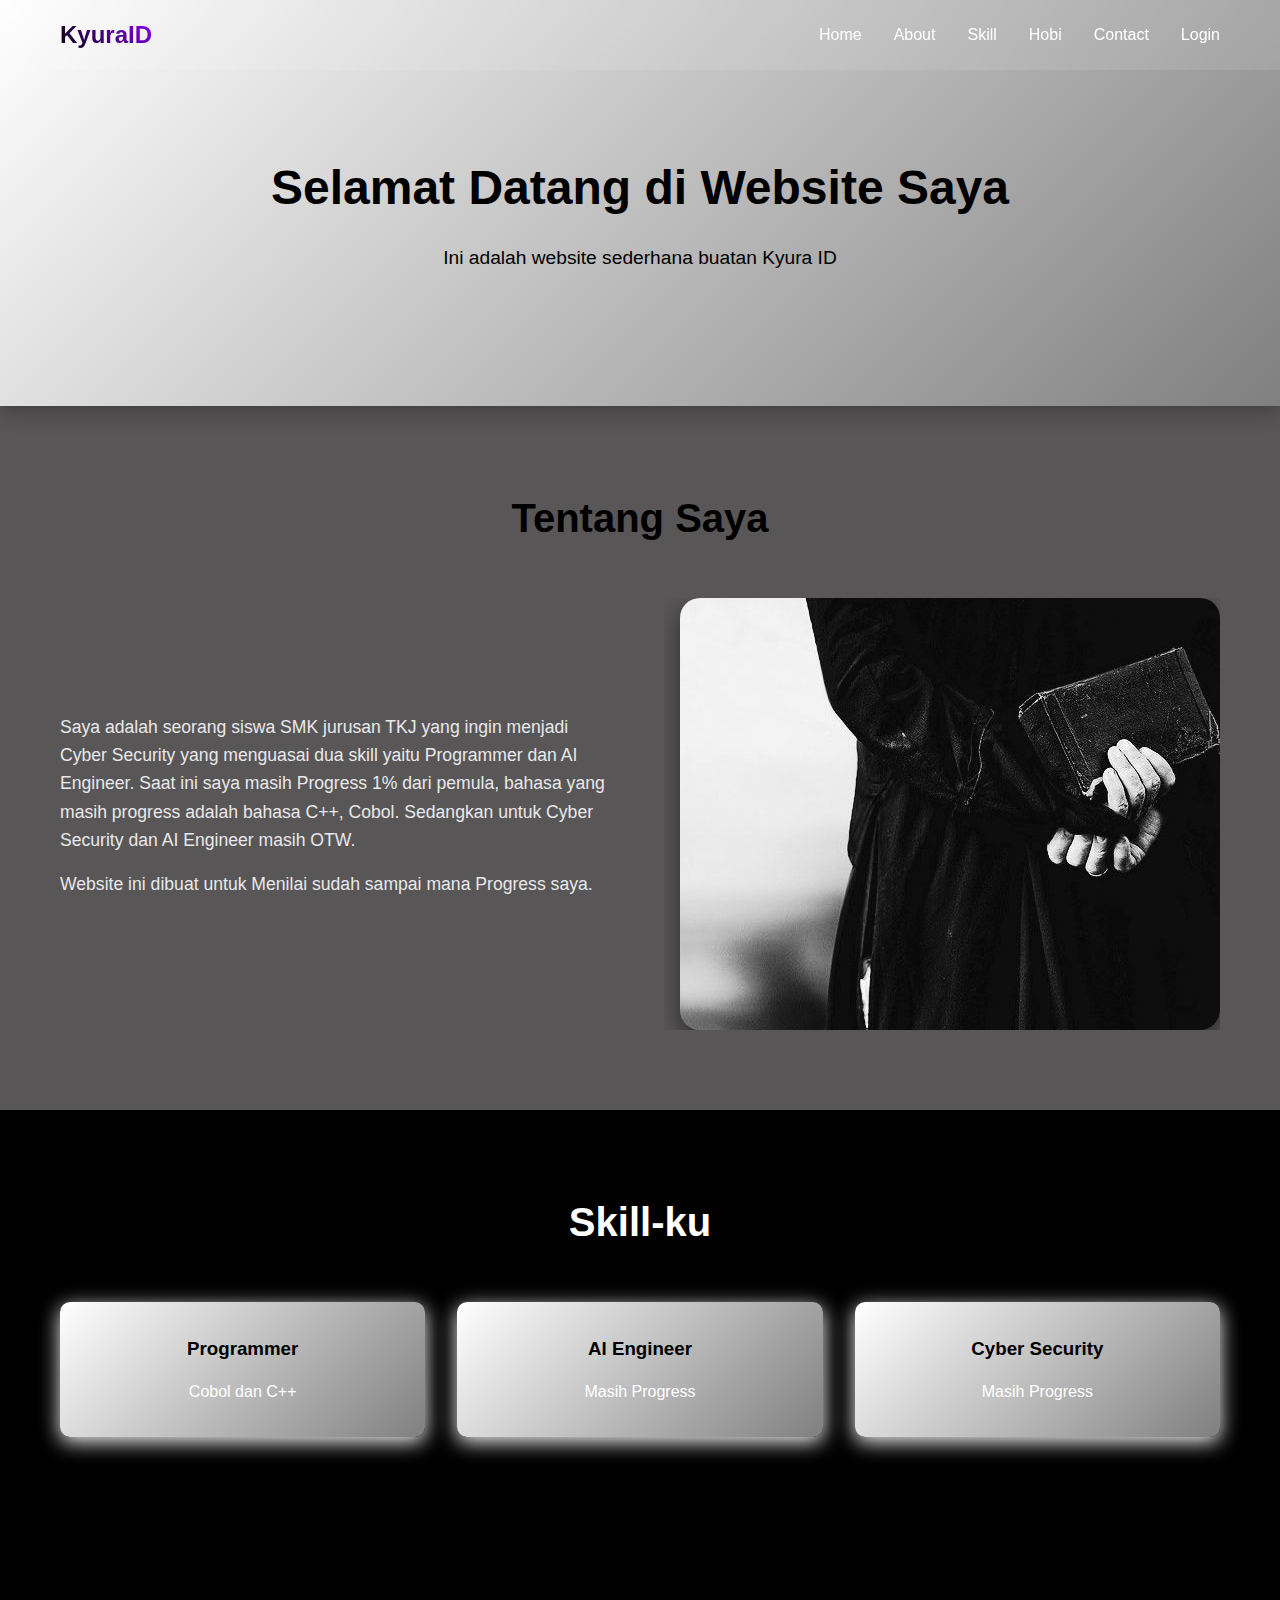
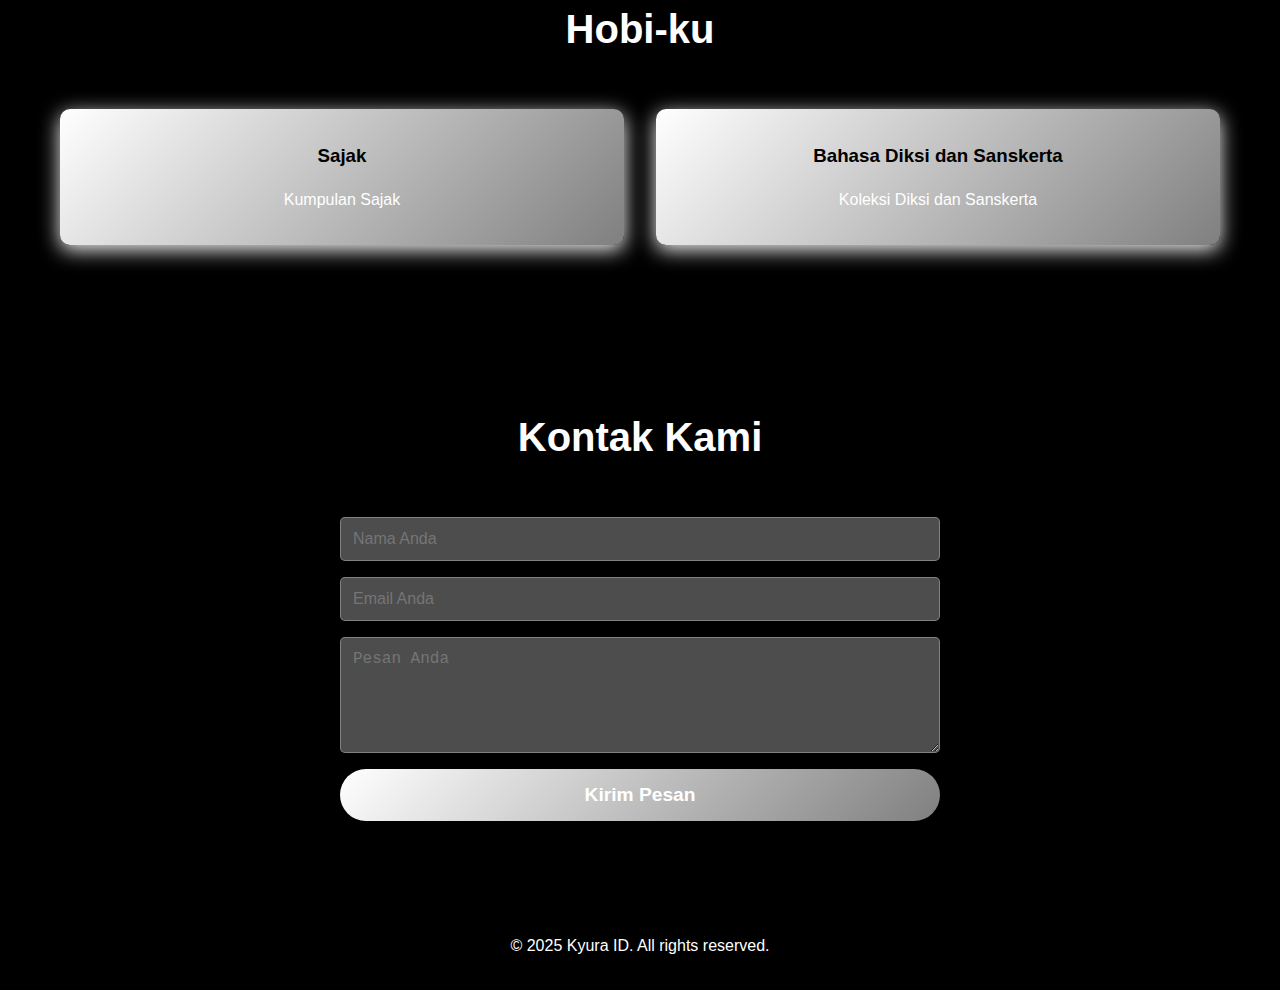
<file: index.html>
<!DOCTYPE html>
<html lang="id">
<head>
    <meta charset="UTF-8">
    <meta name="viewport" content="width=device-width, initial-scale=1.0">
    <title>Website Sederhana - Kyura ID</title>
    <link rel="stylesheet" href="style.css">
</head>
<body>
    <!-- Navigation -->
    <nav class="navbar">
        <div class="nav-container">
            <h1 class="logo">KyuraID</h1>
            <ul class="nav-menu">
                <li><a href="#home">Home</a></li>
                <li><a href="#about">About</a></li>
                <li><a href="#services">Skill</a></li>
                <li><a href="#hobby">Hobi</a></li>
                <li><a href="#contact">Contact</a></li>
                <li><a href="LoginPortofolio.html">Login</a></li>
            </ul>
        </div>
    </nav>

    <!-- Hero Section -->
    <section id="home" class="hero">
        <div class="hero-content">
            <h1>Selamat Datang di Website Saya</h1>
            <p>Ini adalah website sederhana buatan Kyura ID</p>
        </div>
    </section>

    <!-- About Section -->
    <section id="about" class="about">
        <div class="container">
            <h2>Tentang Saya</h2>
            <div class="about-content">
                <div class="about-text">
                    <p>Saya adalah seorang siswa SMK jurusan TKJ yang ingin menjadi Cyber Security yang menguasai dua skill yaitu Programmer dan AI Engineer. Saat ini saya masih Progress 1% dari pemula, bahasa yang masih progress adalah bahasa C++, Cobol. Sedangkan untuk Cyber Security dan AI Engineer masih OTW.</p>
                    <p>Website ini dibuat untuk Menilai sudah sampai mana Progress saya.</p>
                </div>
                <div class="about-image">
                    <div class="placeholder-img"></div>
                </div>
            </div>
        </div>
    </section>

<!-- Services Section -->
<section id="services" class="services">
    <div class="container">
        <h2 class="skill">Skill-ku</h2>
        <div class="services-grid">
            <!-- Programmer Card dengan link -->
            <a href="ProgrammerSkill.html" class="service-card-link">
                <div class="service-card">
                    <h3>Programmer</h3>
                    <p>Cobol dan C++</p>
                </div>
            </a>
            
            <!-- AI Engineer Card dengan link -->
            <a href="ai-engineer.html" class="service-card-link">
                <div class="service-card">
                    <h3>AI Engineer</h3>
                    <p>Masih Progress</p>
                </div>
            </a>
            
            <!-- Cyber Security Card dengan link -->
            <a href="Cybersecurity.html" class="service-card-link">
                <div class="service-card">
                    <h3>Cyber Security</h3>
                    <p>Masih Progress</p>
                </div>
            </a>
        </div>
    </div>
</section>

<!-- Hobby Section -->
 <section id="hobby" class="hobby">
    <div class="container">
        <h2 class="hobi">Hobi-ku</h2>
        <div class="hobby-grid">

            <!-- Sajak Card dengan link -->
            <a href="Sajak.html" class="hobby-card-link">
                <div class="hobby-card">
                    <h3>Sajak</h3>
                    <p>Kumpulan Sajak</p>
                </div>
            </a>
            
            <!-- Bahasa Diksi dan Sanskerta Card dengan link -->
            <a href="#" class="hobby-card-link">
                <div class="service-card">
                    <h3>Bahasa Diksi dan Sanskerta</h3>
                    <p>Koleksi Diksi dan Sanskerta</p>
                </div>
            </a>
            
        </div>
    </div>
</section>

    <!-- Contact Section -->
    <section id="contact" class="contact">
        <div class="container">
            <h2>Kontak Kami</h2>
            <form class="contact-form">
                <input type="text" placeholder="Nama Anda" required>
                <input type="email" placeholder="Email Anda" required>
                <textarea placeholder="Pesan Anda" rows="5" required></textarea>
                <button class="contact-button" type="submit">Kirim Pesan</button>
            </form>
        </div>
    </section>

    <!-- Footer -->
    <footer class="footer">
        <div class="container">
            <p>&copy; 2025 Kyura ID. All rights reserved.</p>
        </div>
    </footer>
</body>

</html>
</file>
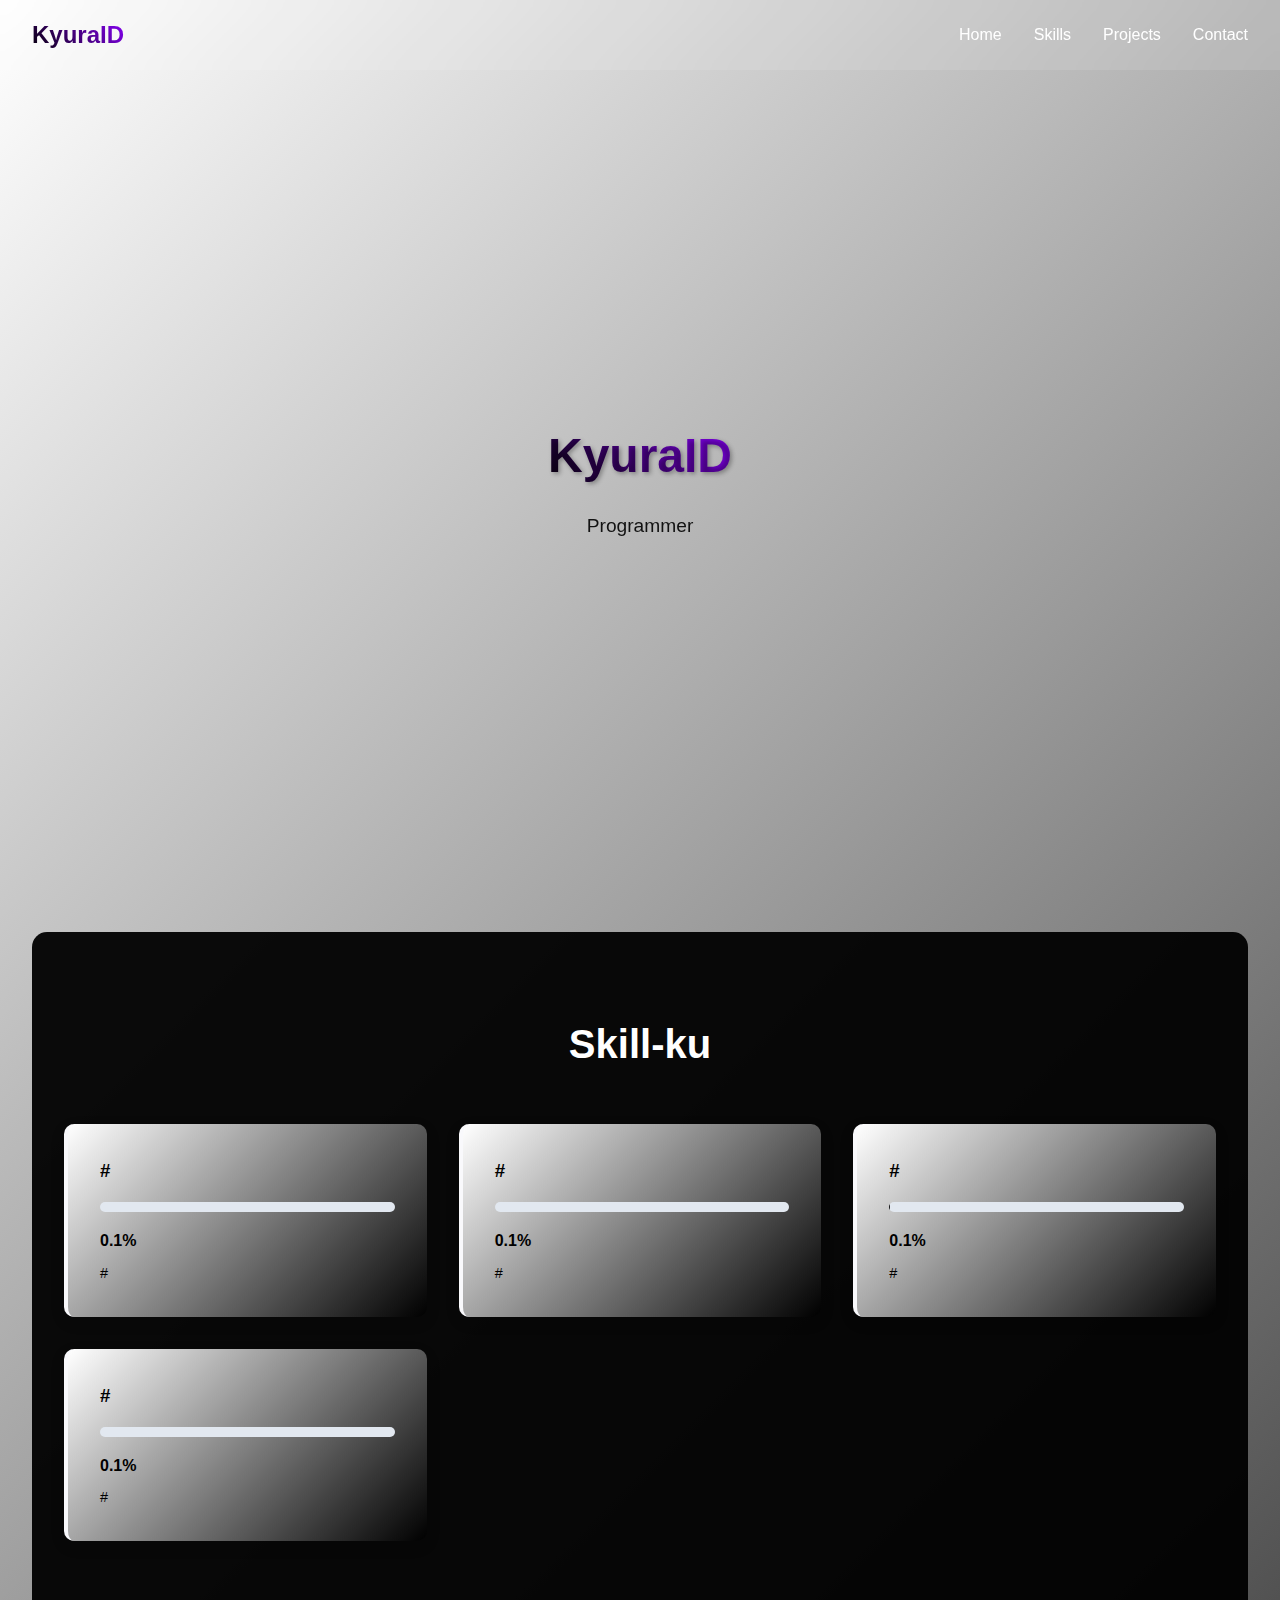
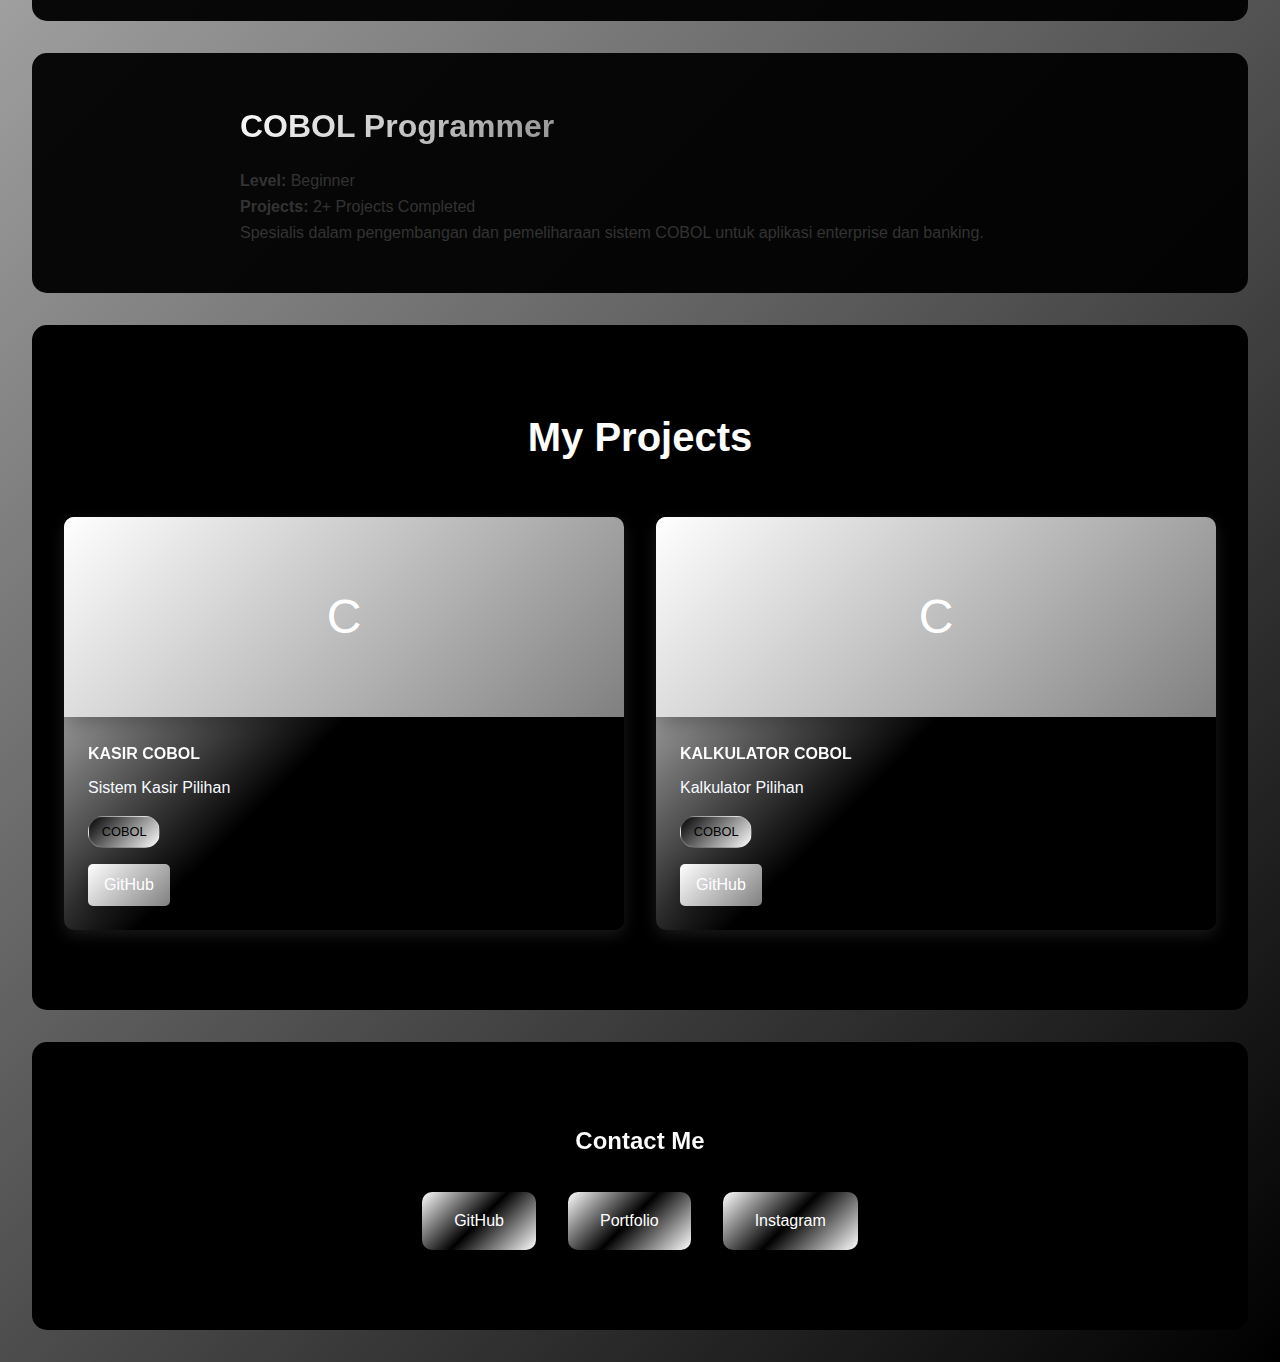
<file: AiEngineer.html>
<!DOCTYPE html>
<html lang="id">
<head>
    <meta charset="UTF-8">
    <meta name="viewport" content="width=device-width, initial-scale=1.0">
    <title>KyuraiD - Portfolio</title>
    <style>
        * {
            margin: 0;
            padding: 0;
            box-sizing: border-box;
        }

        body {
            font-family: 'Segoe UI', Tahoma, Geneva, Verdana, sans-serif;
            line-height: 1.6;
            color: #333;
            background: linear-gradient(135deg, #ffffff 0%, #000000 100%);
            min-height: 100vh;
        }

        @keyframes gradientMove {
            0% {
                background-position: 0% 50%;
            }
            50% {
                background-position: 100% 50%;
            }
            100% {
                background-position: 0% 50%;
            }
        }

        /* Navigation */
        .navbar {
            background: rgba(255, 255, 255, 0.1);
            backdrop-filter: blur(10px);
            padding: 1rem 2rem;
            position: fixed;
            width: 100%;
            top: 0;
            z-index: 1000;
            display: flex;
            justify-content: space-between;
            align-items: center;
        }

        .nav-brand h1 {
            background: linear-gradient(45deg, #000000, #8c00ff);
            -webkit-background-clip: text;
            background-clip: text;
            color: transparent;
            font-size: 1.5rem;
        }

        .nav-links {
            display: flex;
            list-style: none;
            gap: 2rem;
        }

        .nav-links a {
            color: white;
            text-decoration: none;
            transition: color 0.3s ease;
        }

        .nav-links a:hover {
            color: #000000;
        }

        /* Hero Section */
        .hero {
            height: 100vh;
            display: flex;
            align-items: center;
            justify-content: center;
            text-align: center;
            color: white;
            padding-top: 60px;
        }

        .hero-content h1 {
            background: linear-gradient(45deg, #000000, #8c00ff);
            -webkit-background-clip: text;
            background-clip: text;
            color: transparent;
            font-size: 3rem;
            margin-bottom: 1rem;
            text-shadow: 2px 2px 4px rgba(0,0,0,0.3);
        }

        .hero-content p {
            color: #000000;
            font-size: 1.2rem;
            opacity: 0.9;
        }

        /* Skills Section */
        .skills {
            padding: 5rem 2rem;
            background: rgba(0, 0, 0, 0.95);
            margin: 2rem;
            border-radius: 15px;
        }

        .skills h2 {
            text-align: center;
            margin-bottom: 3rem;
            color: #ffffff;
            font-size: 2.5rem;
        }

        .skills-grid {
            display: grid;
            grid-template-columns: repeat(auto-fit, minmax(300px, 1fr));
            gap: 2rem;
            max-width: 1200px;
            margin: 0 auto;
        }

        .skill-card {
            background: linear-gradient(135deg, #ffffff 0%, #000000 100%);
            padding: 2rem;
            border-radius: 10px;
            box-shadow: 0 5px 15px rgba(0,0,0,0.1);
            cursor: pointer;
            transition: transform 0.3s ease, box-shadow 0.3s ease;
            border-left: 4px solid #f9f9fc;
        }

        .skill-card:hover {
            transform: translateY(-5px);
            box-shadow: 0 10px 25px rgba(0,0,0,0.2);
        }

        .skill-card h3 {
            color: #000000;
            margin-bottom: 1rem;
        }

        .progress-container {
            background: #e2e8f0;
            border-radius: 10px;
            height: 10px;
            margin: 1rem 0;
            overflow: hidden;
        }

        .progress-bar {
            background: linear-gradient(90deg, #1b1c20, #000000);
            height: 100%;
            border-radius: 10px;
            transition: width 0.5s ease;
        }

        .progress-text {
            font-weight: bold;
            color: #000000;
        }

        .skill-desc {
            color: #000000;
            font-size: 0.9rem;
            margin-top: 0.5rem;
        }

        /* Skill Details Section */
        .skill-details {
            padding: 3rem 2rem;
            background: rgba(0, 0, 0, 0.95);
            margin: 2rem;
            border-radius: 15px;
            display: none;
        }

        .skill-details.active {
            display: block;
        }

        .detail-content {
            max-width: 800px;
            margin: 0 auto;
        }

        .detail-content h3 {
            font-size: 3rem;
            margin-bottom: 10px;
            background: linear-gradient(135deg, #ffffff 0%, #000000 100%);
            -webkit-background-clip: text;
            background-clip: text;
            color: transparent;;
            margin-bottom: 1rem;
            font-size: 2rem;
        }

        /* Projects Section */
        .projects {
            padding: 5rem 2rem;
            background: #000000;
            margin: 2rem;
            border-radius: 15px;
        }

        .projects h2 {
            text-align: center;
            margin-bottom: 3rem;
            color: #fffefe;
            font-size: 2.5rem;
        }

        .projects-grid {
            display: grid;
            grid-template-columns: repeat(auto-fit, minmax(350px, 1fr));
            gap: 2rem;
            max-width: 1200px;
            margin: 0 auto;
        }

        .project-card {
            background: linear-gradient(135deg, #ffffff, #000000 50%);
            border-radius: 10px;
            overflow: hidden;
            box-shadow: 0 5px 15px rgba(255, 255, 255, 0.1);
            transition: transform 0.3s ease;
        }

        .project-card:hover {
            transform: translateY(-5px);
        }

        .project-image {
            width: 100%;
            height: 200px;
            background: linear-gradient(135deg, #ffffff, #000000 50%, #ffffff);
            background-size: 400% 400%;
            animation: gradientMove 15s ease infinite;
            box-shadow: 0 5px 20px rgba(0, 0, 0, 0.3);
            transition: all 0.3s ease;
            position: relative;
            overflow: hidden;
            display: flex;
            align-items: center;
            justify-content: center;
            color: white;
            font-size: 3rem;
        }

        .project-content {
            padding: 1.5rem;
        }

        .project-content h4 {
             background: linear-gradient(135deg, #ffffff);
            -webkit-background-clip: text;
            background-clip: text;
            color: transparent;;
            margin-bottom: 0.5rem;
        }

        .project-content p {
            color: #f6faff;
            margin-bottom: 1rem;
        }

        .tech-tags {
            display: flex;
            flex-wrap: wrap;
            gap: 0.5rem;
            margin: 1rem 0;
        }

        .tech-tag {
            background: linear-gradient(135deg, #000000, #fffefe);
            color: #000000;
            font-size: 0.8rem;
            border: 1px solid rgba(247, 247, 247, 0.3);
            padding: 0.3rem 0.8rem;
            border-radius: 15px;
            font-size: 0.8rem;
        }

        .project-links {
            display: flex;
            gap: 1rem;
        }

        .project-link {
            padding: 0.5rem 1rem;
            background: linear-gradient(135deg, #ffffff, #000000 50%, #ffffff);
            background-size: 400% 400%;
            animation: gradientMove 15s ease infinite, glow 2s ease-in-out infinite alternate;
            box-shadow: 0 5px 20px rgba(0, 0, 0, 0.3);
            transition: all 0.3s ease;
            position: relative;
            overflow: hidden;
            color: white;
            text-decoration: none;
            border-radius: 5px;
            transition: background 0.3s ease;
        }

        .project-link:hover {
            transform: scale(1.05);
            box-shadow: 0 8px 25px rgba(0, 0, 0, 0.4);
        }

        .contact-button:active {
            transform: scale(0.95);
        }

        @keyframes glow {
            from {
                box-shadow: 0 5px 20px rgb(0, 0, 0);
            }
            to {
                box-shadow: 0 5px 30px rgb(255, 255, 255);
            }
        }

        /* Contact Section */
        .contact {
            padding: 5rem 2rem;
            background: rgb(0, 0, 0);
            margin: 2rem;
            border-radius: 15px;
            text-align: center;
        }

        .contact h2 {
            margin-bottom: 2rem;
            background: #fffefe;
            -webkit-background-clip: text;
            background-clip: text;
            color: transparent;
        }

        .contact-links {
            display: flex;
            justify-content: center;
            gap: 2rem;
            flex-wrap: wrap;
        }

        .contact-link {
            padding: 1rem 2rem;
            background: linear-gradient(135deg, #ffffff, #000000 50%, #ffffff);
            color: white;
            text-decoration: none;
            border-radius: 10px;
            transition: transform 0.3s ease;
        }

        .contact-link:hover {
            transform: translateY(-3px);
        }

        /* Responsive Design */
        @media (max-width: 768px) {
            .navbar {
                flex-direction: column;
                padding: 1rem;
            }
            
            .nav-links {
                margin-top: 1rem;
                gap: 1rem;
            }
            
            .hero-content h1 {
                font-size: 2rem;
            }
            
            .skills-grid {
                grid-template-columns: 1fr;
            }
            
            .projects-grid {
                grid-template-columns: 1fr;
            }
            
            .contact-links {
                flex-direction: column;
                align-items: center;
            }
        }

.nav-brand {
    text-decoration: none;  /* Hilangin garis bawah */
    color: inherit;         /* Ikuti warna parent */
    display: block;         /* Biar klik area penuh */
}

.nav-brand:hover {
    text-decoration: none;  /* Pastikan hover juga ga ada garis */
    color: inherit;         /* Warna tetap sama saat hover */
}

 @keyframes gradientMove {
            0% {
                background-position: 0% 50%;
            }
            50% {
                background-position: 100% 50%;
            }
            100% {
                background-position: 0% 50%;
            }
        }

 @keyframes glow {
            from {
                box-shadow: 0 5px 20px rgb(255, 0, 0);
            }
            to {
                box-shadow: 0 5px 30px rgba(212, 0, 255, 0.6);
            }
        }

    </style>
</head>
<body>
    <!-- Navigation -->
    <nav class="navbar">
        <a href="... /index.html" class="nav-brand">
            <h1>KyuraID</h1>
        </a>
        <ul class="nav-links">
            <li><a href="#home">Home</a></li>
            <li><a href="#skills">Skills</a></li>
            <li><a href="#projects">Projects</a></li>
            <li><a href="#contact">Contact</a></li>
        </ul>
    </nav>

    <!-- Hero Section -->
    <section id="home" class="hero">
        <div class="hero-content">
            <h1>KyuraID</h1>
            <p>Programmer</p>
        </div>
    </section>

    <!-- Skills Section -->
    <section id="skills" class="skills">
        <h2>Skill-ku</h2>
        <div class="skills-grid">
            
            <!-- COBOL Skill Card -->
            <div class="skill-card" onclick="showSkillDetail('#')">
                <h3>#</h3>
                <div class="progress-container">
                    <div class="progress-bar" style="width: 0.1%"></div>
                </div>
                <span class="progress-text">0.1%</span>
                <p class="skill-desc">#</p>
            </div>

            <!-- C++ Skill Card -->
            <div class="skill-card" onclick="showSkillDetail('#')">
                <h3>#</h3>
                <div class="progress-container">
                    <div class="progress-bar" style="width: 0.1%"></div>
                </div>
                <span class="progress-text">0.1%</span>
                <p class="skill-desc">#</p>
            </div>

            <!-- Front-End Developer -->
            <div class="skill-card" onclick="showSkillDetail('#')">
                <h3>#</h3>
                <div class="progress-container">
                    <div class="progress-bar" style="width: 0.1%"></div>
                </div>
                <span class="progress-text">0.1%</span>
                <p class="skill-desc">#</p>
            </div>

            <!-- COBOL Maintenance -->
            <div class="skill-card" onclick="showSkillDetail('#')">
                <h3>#</h3>
                <div class="progress-container">
                    <div class="progress-bar" style="width: 0.1%"></div>
                </div>
                <span class="progress-text">0.1%</span>
                <p class="skill-desc">#</p>
            </div>
        </div>
    </section>

    <!-- Skill Details Section -->
    <section id="skill-details" class="skill-details">
        <!-- Content akan diisi oleh JavaScript -->
    </section>

    <!-- Projects Section -->
    <section id="projects" class="projects">
        <h2>My Projects</h2>
        <div class="projects-grid" id="projects-grid">
            <!-- Projects akan di-load berdasarkan skill yang dipilih -->
        </div>
    </section>

    <!-- Contact Section -->
    <section id="contact" class="contact">
        <h2>Contact Me</h2>
        <div class="contact-links">
            <a href="https://github.com/alkerfils" class="contact-link" target="_blank">GitHub</a>
            <a href="https://alkerfils.github.io/KASIR-COBOL/" class="contact-link" target="_blank">Portfolio</a>
            <a href="https://www.instagram.com/kyuranmy/" class="contact-link">Instagram</a>
        </div>
    </section>

    <script>
        // Data projects untuk setiap skill
        const projectsData = {
            cobol: [
                {
                    title: "KASIR COBOL",
                    description: "Sistem Kasir Pilihan",
                    tech: ["COBOL"],
                    links: {
                        github: "https://github.com/Alkerfils/KASIR-COBOL",
                        demo: "#"
                    }
                },
                {
                    title: "KALKULATOR COBOL",
                    description: "Kalkulator Pilihan",
                    tech: ["COBOL"],
                    links: {
                        github: "https://github.com/Alkerfils/Kalkulator-cobol",
                        demo: "#"
                    }
                }
            ],
            
            cpp: [
                {
                    title: "Kasir C++",
                    description: "Aplikasi kasir dengan kalkulator multi-operator dalam C++",
                    tech: ["C++"],
                    links: {
                        github: "https://github.com/Alkerfils/kasir-C-",
                        demo: "#"
                    }
                },
                {
                    title: "Kalkulator C++",
                    description: "Kalkuator Simple - Kalkuator Multi Angka",
                    tech: ["C++"],
                    links: {
                        github: "https://github.com/Alkerfils/Kalkulator-C-",
                        demo: "#"
                    }
                },
                {
                    title: "Number Guessing Game C++",
                    description: "Game Tebak Angka",
                    tech: ["C++"],
                    links: {
                        github: "https://github.com/Alkerfils/Number-Guessing-Game-C-",
                        demo: "#"
                    }
                },
                 {
                    title: "Website Login C++",
                    description: "Game Tebak Angka",
                    tech: ["C++"],
                    links: {
                        github: "https://github.com/Alkerfils/Webisite-Login-C-",
                        demo: "#"
                    }
                }
            ],
            
            
            frontend: [
                {
                    title: "Portfolio Website",
                    description: "Website portfolio interaktif dengan HTML/CSS/JS",
                    tech: ["HTML", "CSS", "JavaScript"],
                    links: {
                        github: "https://github.com/alkerfils/Website-Portofolio-Pemula",
                        demo: "https://alkerfils.github.io/Website-Portofolio-Pemula/"
                    }
                }
            ],
            
            cobolmaint: [
                {
                    title: "Legacy System Maintenance",
                    description: "Project maintenance sistem COBOL existing",
                    tech: ["COBOL", "Debugging", "Documentation"],
                    links: {
                        github: "#",
                        demo: "#"
                    }
                }
            ]
        };

        // Skill descriptions
        const skillDescriptions = {
            cobol: {
                title: "COBOL Programmer",
                description: "Spesialis dalam pengembangan dan pemeliharaan sistem COBOL untuk aplikasi enterprise dan banking.",
                level: "Beginner",
                projects: "2+ Projects Completed"
            },
            cpp: {
                title: "C++ Developer", 
                description: "Pengembangan aplikasi system programming dan tools dengan C++ modern.",
                level: "Beginner",
                projects: "3+ Projects Completed"
            },
            frontend: {
                title: "Front-End Developer",
                description: "Pengembangan interface web modern dengan HTML, CSS, dan JavaScript.",
                level: "Intermediate",
                projects: "5+ Projects Completed"
            },
            cobolmaint: {
                title: "COBOL Maintenance Programmer",
                description: "Spesialis pemeliharaan sistem legacy COBOL dengan fokus pada bug fixing dan enhancement.",
                level: "Beginner",
                projects: "Multiple Maintenance Projects"
            }
        };

        // Function untuk menampilkan detail skill
        function showSkillDetail(skillId) {
            const detailsSection = document.getElementById('skill-details');
            const projectsGrid = document.getElementById('projects-grid');
            
            // Scroll ke details section
            detailsSection.scrollIntoView({ behavior: 'smooth' });
            
            // Tampilkan details section
            detailsSection.classList.add('active');
            
            // Isi content details
            const skill = skillDescriptions[skillId];
            detailsSection.innerHTML = `
                <div class="detail-content">
                    <h3>${skill.title}</h3>
                    <p><strong>Level:</strong> ${skill.level}</p>
                    <p><strong>Projects:</strong> ${skill.projects}</p>
                    <p>${skill.description}</p>
                </div>
            `;
            
            // Load projects untuk skill ini
            loadProjects(skillId);
        }

        // Function untuk load projects
        function loadProjects(skillId) {
            const projectsGrid = document.getElementById('projects-grid');
            const projects = projectsData[skillId] || [];
            
            projectsGrid.innerHTML = '';
            
            if (projects.length === 0) {
                projectsGrid.innerHTML = '<p>No projects available yet.</p>';
                return;
            }
            
            projects.forEach(project => {
                const projectCard = document.createElement('div');
                projectCard.className = 'project-card';
                
                projectCard.innerHTML = `
                    <div class="project-image">
                        ${project.tech[0].charAt(0)}
                    </div>
                    <div class="project-content">
                        <h4>${project.title}</h4>
                        <p>${project.description}</p>
                        <div class="tech-tags">
                            ${project.tech.map(tech => `<span class="tech-tag">${tech}</span>`).join('')}
                        </div>
                        <div class="project-links">
                            ${project.links.github !== '#' ? `<a href="${project.links.github}" class="project-link" target="_blank">GitHub</a>` : ''}
                            ${project.links.demo !== '#' ? `<a href="${project.links.demo}" class="project-link" target="_blank">Live Demo</a>` : ''}
                        </div>
                    </div>
                `;
                
                projectsGrid.appendChild(projectCard);
            });
        }

        // Smooth scrolling untuk navigation
        document.querySelectorAll('a[href^="#"]').forEach(anchor => {
            anchor.addEventListener('click', function (e) {
                e.preventDefault();
                const target = document.querySelector(this.getAttribute('href'));
                if (target) {
                    target.scrollIntoView({
                        behavior: 'smooth'
                    });
                }
            });
        });

        // Initialize dengan menampilkan semua projects COBOL secara default
        document.addEventListener('DOMContentLoaded', function() {
            showSkillDetail('cobol');
        });
    </script>
</body>
</html>
</file>
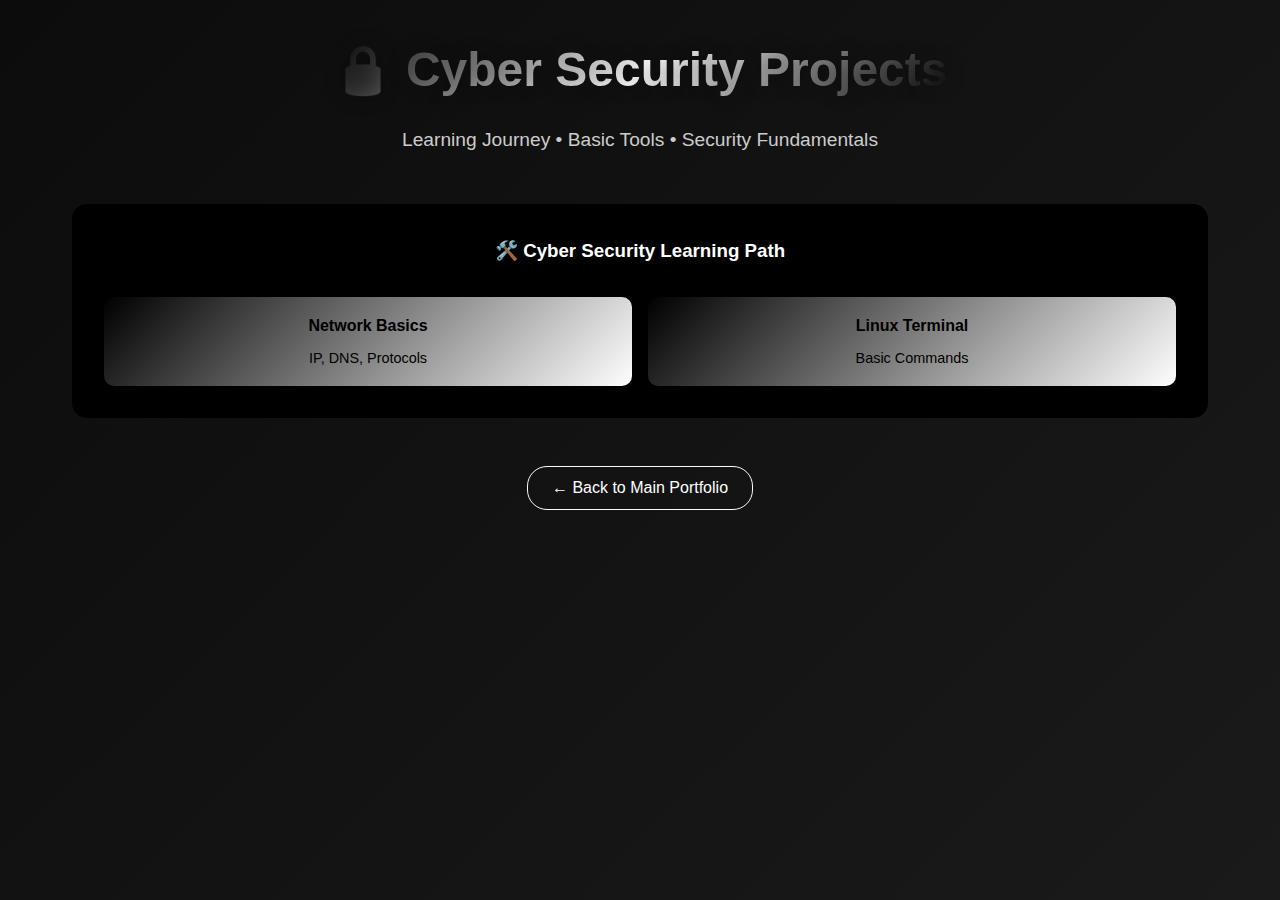
<file: Cybersecurity.html>
<!DOCTYPE html>
<html lang="id">
<head>
    <meta charset="UTF-8">
    <meta name="viewport" content="width=device-width, initial-scale=1.0">
    <title>Cyber Security Projects - KyuraID</title>
    <style>
        * {
            margin: 0;
            padding: 0;
            box-sizing: border-box;
        }

        body {
            font-family: 'Segoe UI', Tahoma, Geneva, Verdana, sans-serif;
            background: linear-gradient(135deg, #0c0c0c 0%, #1a1a1a 100%);
            color: #ffffff;
            line-height: 1.6;
            min-height: 100vh;
        }


        .cyber-container {
            max-width: 1200px;
            margin: 0 auto;
            padding: 2rem;
        }

        .cyber-header {
            text-align: center;
            margin-bottom: 3rem;
        }

        .cyber-header h1 {
            font-size: 3rem;
            background: linear-gradient(135deg, #000000, #fffefe, #000000);
            -webkit-background-clip: text;
            background-clip: text;
            -webkit-text-fill-color: transparent;
            color: #000000;
            display: inline-block;
            margin-bottom: 1rem;
            text-shadow: 0 0 20px rgba(0, 0, 0, 0.3);
        }

        .cyber-header p {
            color: #cccccc;
            font-size: 1.2rem;
        }

        /* Skills Overview */
        .skills-overview {
            background: rgb(0, 0, 0);
            border-radius: 15px;
            padding: 2rem;
            margin-top: 3rem;
        }

        .skills-grid {
            display: grid;
            grid-template-columns: repeat(auto-fit, minmax(200px, 1fr));
            gap: 1rem;
        }

        .skill-item {
            text-align: center;
            text-decoration: none;
            padding: 1rem;
            background: linear-gradient(135deg, #000000, #fffefe);
            border-radius: 10px;
            transition: transform 0.3s ease;
        }

        .skill-item:hover {
            transform: translateY(-5px);
            background: rgba(250, 250, 250, 0.705);
        }
        .skill-item h4 {
            color: #000000;
            text-decoration: none;
            margin-bottom: 0.5rem;
        }

        .skill-item p {
            color: #000000;
            font-size: 0.9rem;
        }

        /* Navigation */
        .nav-cyber {
            text-align: center;
            margin-top: 3rem;
        }

        .nav-cyber a {
            color: #fffefe;
            text-decoration: none;
            margin: 0 1rem;
            padding: 0.5rem 1.5rem;
            border: 1px solid #f5fdff;
            border-radius: 20px;
            transition: all 0.3s ease;
            display: inline-block;
        }

        .nav-cyber a:hover {
            background: rgba(0, 0, 0, 0.1);
            transform: translateY(-2px);
        }

        @media (max-width: 768px) {
            .projects-grid {
                grid-template-columns: 1fr;
            }
            
            .cyber-header h1 {
                font-size: 2rem;
            }
            
            .project-links {
                flex-direction: column;
            }
            
            .nav-cyber a {
                display: block;
                margin: 0.5rem 0;
            }
        }
    </style>
</head>
<body>
    <div class="cyber-container">
        <!-- Header -->
        <div class="cyber-header">
            <h1>🔒 Cyber Security Projects</h1>
            <p>Learning Journey • Basic Tools • Security Fundamentals</p>
        </div>



        <!-- Skills Overview -->
        <div class="skills-overview">
            <h3 style="text-align: center; color: #ffffff; margin-bottom: 2rem;">🛠️ Cyber Security Learning Path</h3>
            <div class="skills-grid">
                <div class="skill-item">
                    <h4>Network Basics</h4>
                    <p>IP, DNS, Protocols</p>
                </div>
                <a href="../Project-Grid/LinuxTerminal.html" class="skill-item">
                    <h4>Linux Terminal</h4>
                    <p>Basic Commands</p>
                </a>
            </div>
        </div>

        <!-- Navigation -->
        <div class="nav-cyber">
            <a href="index.html">← Back to Main Portfolio</a>
        </div>
    </div>

    <script>
        function showDemo(demoId) {
            // Hide all demo sections
            document.querySelectorAll('.demo-section').forEach(section => {
                section.classList.remove('active');
            });
            
            // Show selected demo
            const demoSection = document.getElementById(demoId);
            if (demoSection) {
                demoSection.classList.add('active');
                demoSection.scrollIntoView({ behavior: 'smooth', block: 'start' });
            }
        }

        // Close demo when clicking outside
        document.addEventListener('click', function(event) {
            if (!event.target.closest('.project-link') && !event.target.closest('.demo-section')) {
                document.querySelectorAll('.demo-section').forEach(section => {
                    section.classList.remove('active');
                });
            }
        });

        // Add keyboard escape to close demos
        document.addEventListener('keydown', function(event) {
            if (event.key === 'Escape') {
                document.querySelectorAll('.demo-section').forEach(section => {
                    section.classList.remove('active');
                });
            }
        });
    </script>
</body>

</html>
</file>
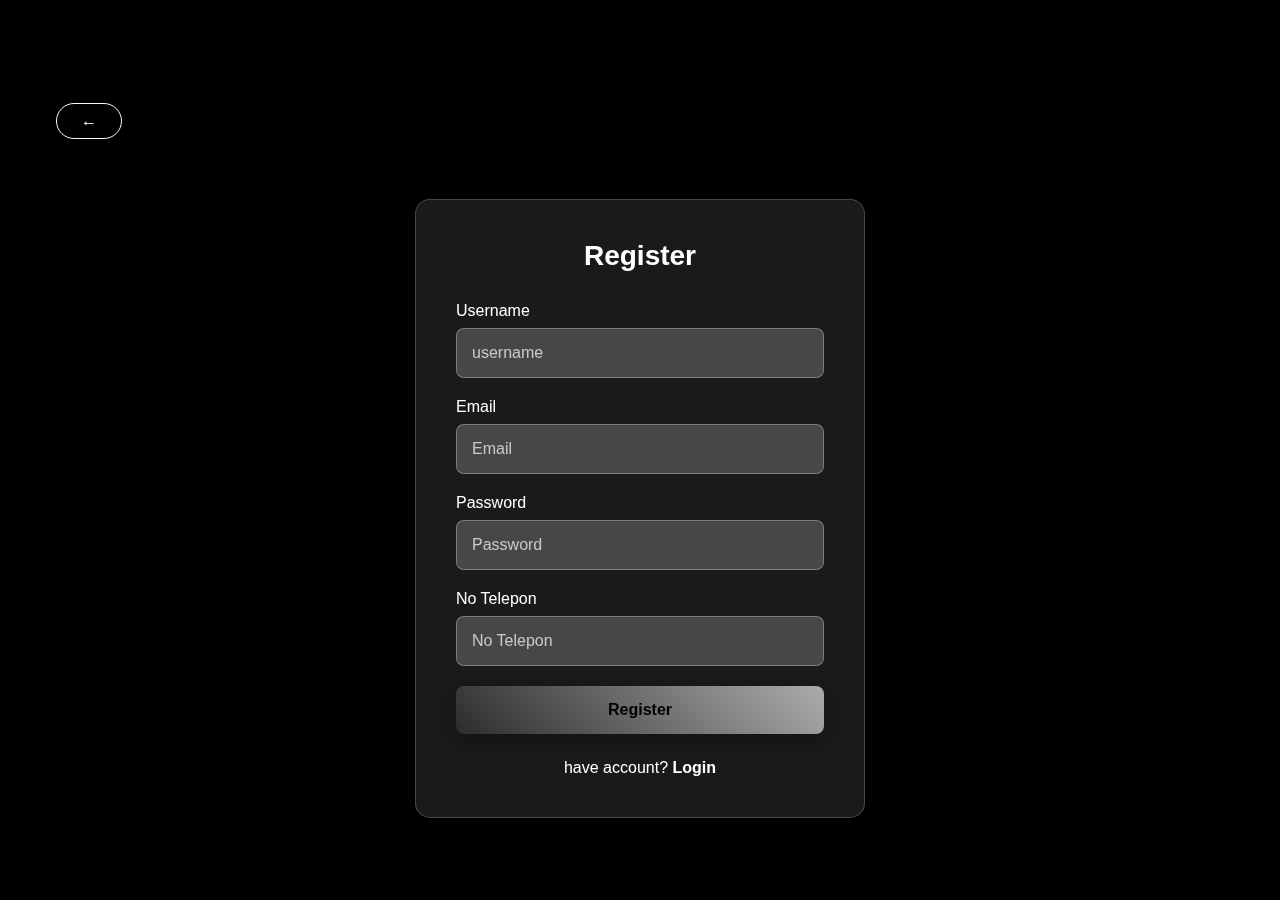
<file: DaftarPortofolio.html>
<!DOCTYPE html>
<html lang="id">
<head>
<meta charset="UTF-8">
<meta name="viewport" content="width=device-width, initial-scale=1.0">
<link rel="stylesheet" href="DaftarPortofolio.css">
<title>Register</title>
</head>
<body>
   <div class="container">
     <header>
        <!-- Navigation -->
            <a href="../index.html">←</a>
    </header>
    <div class="register-container">
        <div class="register-box">
            <h2 class="register-title">Register</h2>
            <form>
                <div class="input-group">
                    <label for="username">Username</label>
                    <input type="username" id="username" placeholder="username" required>
                </div>

                <div class="input-group">
                    <label for="email">Email</label>
                    <input type="email" id="email" placeholder="Email" required>

                </div>
                <div class="input-group">
                    <label for="password">Password</label>
                    <input type="password" id="password" placeholder="Password" required>
                </div>

                <div class="input-group">
                    <label for="no-telepon">No Telepon</label>
                    <input type="no-telepon" id="no-telepon" placeholder="No Telepon" required>
                </div>
                <button type="submit" class="register-btn">Register</button>
                <div class="login-link">
                    have account? <a href="LoginPortofolio.html">Login</a>
                </div>
            </form>
        </div>
    </div>
   </div>
</body>
</html>
</file>
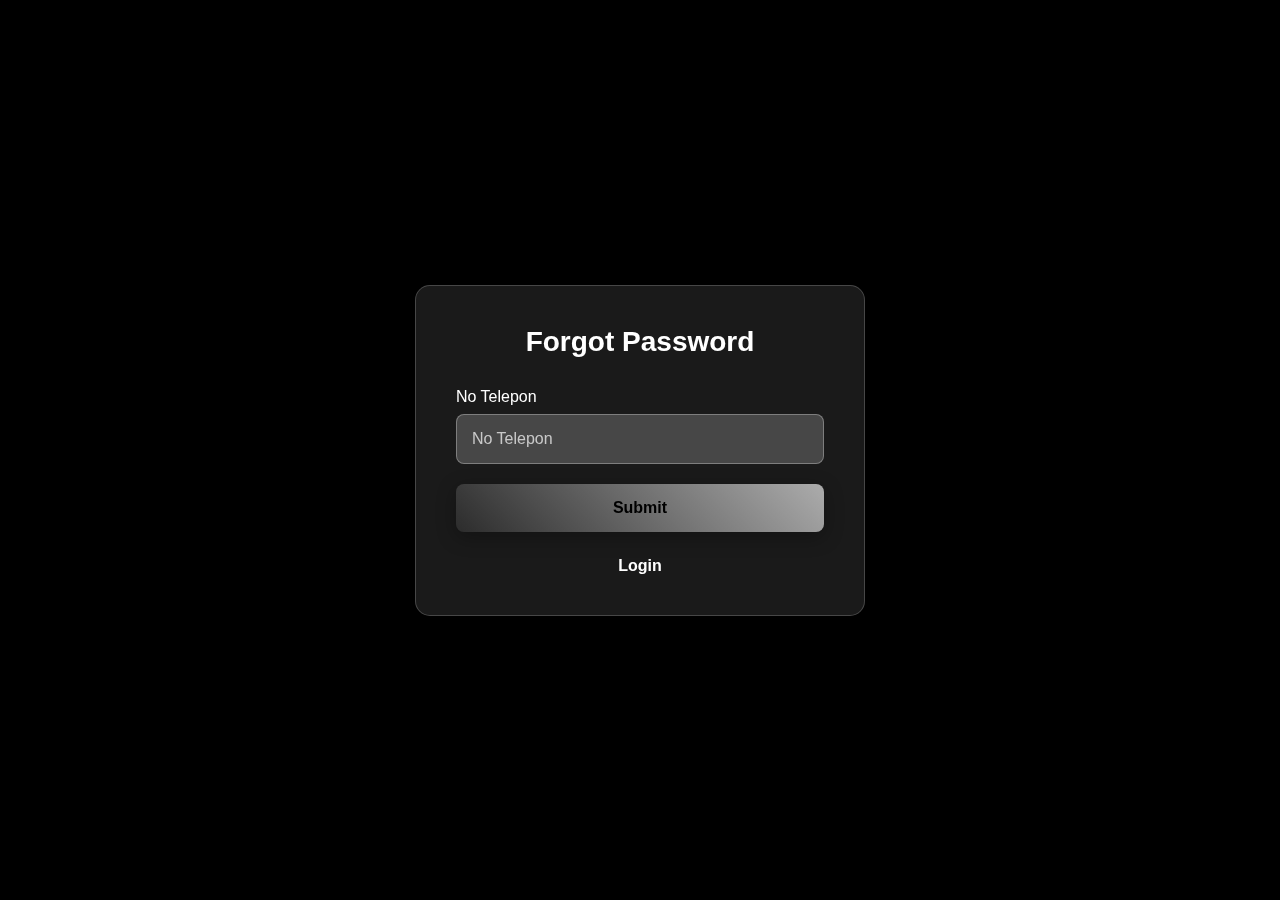
<file: ForgotPasswordPortofolio.html>
<!DOCTYPE html>
<html lang="id">
<head>
<meta charset="UTF-8">
<meta name="viewport" content="width=device-width, initial-scale=1.0">
<link rel="stylesheet" href="ForgotPasswordPortofolio.css">
<title>Register</title>
</head>
<body>
    <div class="forgotpassword-container">
        <div class="forgotpassword-box">
            <h2 class="forgotpassword-title">Forgot Password</h2>
            <form>
                <div class="input-group">
                    <label for="no-telepon">No Telepon</label>
                    <input type="no-telepon" id="no-telepon" placeholder="No Telepon" required>
                </div>
                <button type="submit" class="forgotpassword-btn">Submit</button>
                <div class="login-link">
                    <a href="LoginPortofolio.html">Login</a>
                </div>
            </form>
        </div>
    </div>
   </div>
</body>
</html>
</file>
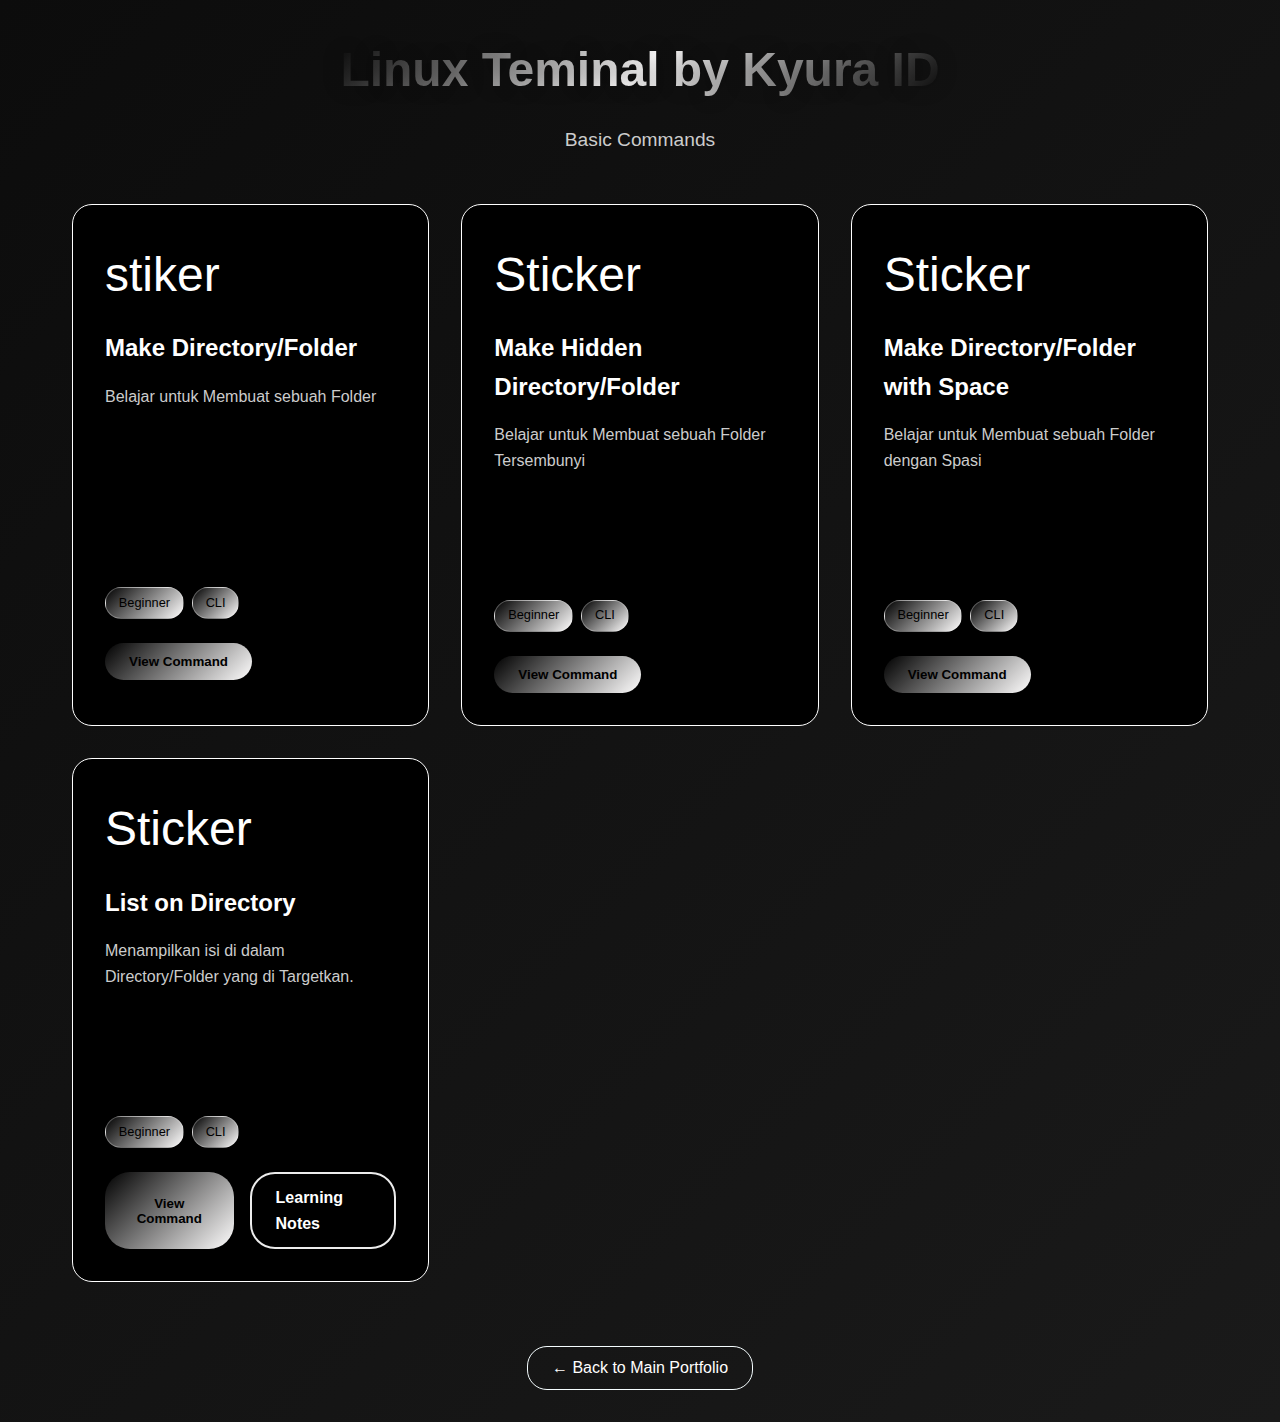
<file: LinuxTerminal.html>
<!DOCTYPE html>
<html lang="id">
<head>
    <meta charset="UTF-8">
    <meta name="viewport" content="width=device-width, initial-scale=1.0">
    <title>Linux Terminal - KyuraID</title>
    <style>

         * {
            margin: 0;
            padding: 0;
            box-sizing: border-box;
        }

        body {
            font-family: 'Segoe UI', Tahoma, Geneva, Verdana, sans-serif;
            background: linear-gradient(135deg, #0c0c0c 0%, #1a1a1a 100%);
            color: #ffffff;
            line-height: 1.6;
            min-height: 100vh;
        }


        .cyber-container {
            max-width: 1200px;
            margin: 0 auto;
            padding: 2rem;
        }

        .cyber-header {
            text-align: center;
            margin-bottom: 3rem;
        }

        .cyber-header h1 {
            font-size: 3rem;
            background: linear-gradient(135deg, #000000, #fffefe, #000000);
            -webkit-background-clip: text;
            background-clip: text;
            -webkit-text-fill-color: transparent;
            color: #000000;
            display: inline-block;
            margin-bottom: 1rem;
            text-shadow: 0 0 20px rgba(0, 0, 0, 0.3);
        }

        .cyber-header p {
            color: #cccccc;
            font-size: 1.2rem;
        }

        /* Projects Grid */
        .projects-grid {
            display: grid;
            grid-template-columns: repeat(auto-fit, minmax(350px, 1fr));
            gap: 2rem;
            margin-bottom: 4rem;
        }

        .project-card {
            background: rgb(0, 0, 0);
            backdrop-filter: blur(10px);
            border: 1px solid rgb(255, 255, 255);
            border-radius: 20px;
            padding: 2rem;
            transition: all 0.3s ease;
            backdrop-filter: blur(10px);
        }

        .project-card:hover {
            transform: translateY(-10px);
            border-color: #ffffff; 
            box-shadow: 0 10px 30px rgba(247, 247, 247, 0.2);
        }

        .project-icon {
            font-size: 3rem;
            margin-bottom: 1rem;
        }

        .project-card h3 {
            color: rgb(255, 255, 255);
            margin-bottom: 1rem;
            font-size: 1.5rem;
        }

        .project-card p {
            color: #cccccc;
            margin-bottom: 1.5rem;
        }

        .tech-tags {
            display: flex;
            flex-wrap: wrap;
            gap: 0.5rem;
            margin-bottom: 1.5rem;
        }

        .tech-tag {
            background: linear-gradient(135deg, #000000, #fffefe);
            color: #000000;
            padding: 0.3rem 0.8rem;
            border-radius: 20px;
            font-size: 0.8rem;
            border: 1px solid rgba(247, 247, 247, 0.3);
        }

        .project-links {
            display: flex;
            gap: 1rem;
        }

        .project-link {
            padding: 0.7rem 1.5rem;
            background: linear-gradient(135deg, #000000, #fffefe);
            color: #000;
            text-decoration: none;
            border-radius: 25px;
            font-weight: bold;
            transition: all 0.3s ease;
            border: none;
            cursor: pointer;
            font-family: inherit;
        }

        .project-link:hover {
            transform: scale(1.05);
            box-shadow: 0 5px 15px rgba(255, 255, 255, 0.4);
        }

        .project-link.outline {
            background: transparent;
            border: 2px solid #ececec;
            color: #ffffff;
        }

        .project-link.outline:hover {
            background: rgb(0, 0, 0);
        }

        /* Demo Sections */
        .demo-section {
            background: rgba(0, 0, 0, 0.02);
            border: 1px solid rgba(255, 255, 255, 0.05);
            border-radius: 10px;
            padding: 2rem;
            margin-top: 2rem;
            display: none;
        }

        .demo-section.active {
            display: block;
            animation: fadeIn 0.3s ease;
        }

        @keyframes fadeIn {
            from { opacity: 0; transform: translateY(10px); }
            to { opacity: 1; transform: translateY(0); }
        }

        .terminal {
            background: #000000;
            border: 1px solid #000000;
            border-radius: 8px;
            padding: 1rem;
            font-family: 'Courier New', monospace;
            color: #ffffff;
        }

        .terminal .command {
            color: #ffffff;
        }

        .terminal .output {
            color: #cccccc;
            margin-top: 0.5rem;
            white-space: pre-line;
        }

         /* Navigation */
        .nav-cyber {
            text-align: center;
            margin-top: 3rem;
        }

        .nav-cyber a {
            color: #fffefe;
            text-decoration: none;
            margin: 0 1rem;
            padding: 0.5rem 1.5rem;
            border: 1px solid #f5fdff;
            border-radius: 20px;
            transition: all 0.3s ease;
            display: inline-block;
        }

        .nav-cyber a:hover {
            background: rgba(0, 0, 0, 0.1);
            transform: translateY(-2px);
        }

         @media (max-width: 768px) {
            .projects-grid {
                grid-template-columns: 1fr;
            }
            
            .cyber-header h1 {
                font-size: 2rem;
            }
            
            .project-links {
                flex-direction: column;
            }
            .nav-cyber a {
                display: block;
                margin: 0.5rem 0;
            }
            
        }

    </style>
    </head>
    <body>
    <body class="cyber-container">
        <!-- Header -->
        <div class="cyber-header">
            <h1>Linux Teminal by Kyura ID</h1>
            <p>Basic Commands</p>
        </div>
        <!-- Projects Grid Linux CLI -->
        <div class="projects-grid">
            
            <!-- Project 1: Make Directory/Folder -->
            <div class="project-card">
                <div class="project-icon">stiker</div>
                <h3>Make Directory/Folder</h3>
                <p>Belajar untuk Membuat sebuah Folder</p>
                <br><br><br><br><br><br>
                
                <div class="tech-tags">
                    <span class="tech-tag">Beginner</span>
                    <span class="tech-tag">CLI</span>
                </div>
                
                <div class="project-links">
                    <button class="project-link" onclick="showDemo('mkdir')">View Command</button>
                </div>
            </div>

            <!-- Project 2: Make Hidden Directory/Folder -->
            <div class="project-card">
                <div class="project-icon">Sticker</div>
                <h3>Make Hidden Directory/Folder</h3>
                <p>Belajar untuk Membuat sebuah Folder Tersembunyi</p>
                <br><br><br><br>

                <div class="tech-tags">
                    <span class="tech-tag">Beginner</span>
                    <span class="tech-tag">CLI</span>
                </div>

                <div class="project-links">
                    <button class="project-link" onclick="showDemo('mkdir-hidden')">View Command</button>
                </div>
            </div>

            <!-- Project 3: Make Directoy/Folder with Space -->
             <div class="project-card">
                <div class="project-icon">Sticker</div>
                <h3>Make Directory/Folder with Space</h3>
                <p>Belajar untuk Membuat sebuah Folder dengan Spasi</p>
                <br><br><br><br>

                <div class="tech-tags">
                    <span class="tech-tag">Beginner</span>
                    <span class="tech-tag">CLI</span>
                </div>

                <div class="project-links">
                    <button class="project-link" onclick="showDemo('mkdir-space')">View Command</button>
                </div>
             </div>

            <!-- Project 4: List for look in the Folder -->
            <div class="project-card">
                <div class="project-icon">Sticker</div>
                <h3>List on Directory</h3>
                <p>Menampilkan isi di dalam Directory/Folder yang di Targetkan.</p>
                <br><br><br><br>
                
                <div class="tech-tags">
                    <span class="tech-tag">Beginner</span>
                    <span class="tech-tag">CLI</span>
                </div>
                
                <div class="project-links">
                    <button class="project-link" onclick="showDemo('ls')">View Command</button>
                    <a href="https://github.com/kyuraid/basic-network-scan" class="project-link outline" target="_blank">Learning Notes</a>
                </div>
            </div>

        </div>

        <!-- View Command Membuat Directory -->
         <!-- Section 1 -->
        <div id="mkdir" class="demo-section">
            <h3>Command Membuat Directory/Folder.</h3>
            <div class="terminal">
                <div class="command">$ mkdir Nama_Directory</div>
                <div class="output">
                Output tidak akan muncul, Tapi Directory/Folder yang baru saja di buat akan langsung muncul dengan Nama_Directory.
                </div>
            </div>
            <p style="margin-top: 1rem; color: #cccccc;">
                <strong>Yang dipelajari:</strong> Dasar Command Linux untuk Membuat Directory/Folder.
            </p>
        </div>

         <!-- Section 2 -->
        <div id="mkdir-hidden" class="demo-section">
            <h3>Command Membuat Directory/Folder yang DiSembunyikan.</h3>
            <div class="terminal">
                <div class="command">$ mkdir .Nama_Directory</div>
                <div class="output">
                Output tidak akan muncul, Tapi Directory/Folder yang baru saja di tidak akan langsung muncul, harus di panggil agar muncul dengan ls -a atau ctrl + h di file manager.
                </div>
            </div>
            <p style="margin-top: 1rem; color: #cccccc;">
                <strong>Yang dipelajari:</strong> Dasar Command Linux untuk Membuat Directory/Folder yang Bersembunyi.
            </p>
        </div>

        <!-- Section 3 -->
         <div id="mkdir-space" class="demo-section">
            <h3>Command Membuat Directory/Folder dengan Spasi</h3>
            <div class="terminal">
                <div class="command">$ mkdir 'Nama Folder'.<br>
                    atau<br>
                    $ mkdir "Nama Folder".<br>
                    atau<br>
                    $ mkdir Nama\ Folder.
                </div>
                <div class="output">
                Output tidak akan muncul, Tapi Directory/Folder yang baru saja dibuat, akan langsung muncul di file manager, nama folder dengan spasi.
                </div>
            </div>
            <p style="margin-top: 1rem; color: #cccccc;">
                <strong>Yang dipelajari:</strong> Dasar Command Linux untuk Membuat Directory/Folder dengan Spasi.
            </p>
        </div>
        

        <!-- View Command List -->
         <div id="ls" class="demo-section">
            <h3>Command List untuk melihat semua yang ada di Directory.</h3>
            <div class="terminal">
                <div class="command">$ ls Nama_Directory</div>
                <div class="output">
                Output akan Menampilkan List-list yang ada di didalam Directory seperti Folder, File, dll...
                Contohnya:
                <br>
                            Animelist(Folder) | Book.pdf(File) | Catatan.txt
                            Presentasi.pptx(File) | Kasir.cbl(File) | Index.html
                <br>
                </div>
            </div>
            <p style="margin-top: 1rem; color: #cccccc;">
                <strong>Yang dipelajari:</strong> Dasar Command Linux untuk Melihat semua isi dari target Directory/Folder.
            </p>
        </div>

            <!-- Navigation -->
        <div class="nav-cyber">
            <a href="../Skill/Cybersecurity.html">← Back to Main Portfolio</a>
        </div>
        
   <script>
        function showDemo(demoId) {
            // Hide all demo sections
            document.querySelectorAll('.demo-section').forEach(section => {
                section.classList.remove('active');
            });
            
            // Show selected demo
            const demoSection = document.getElementById(demoId);
            if (demoSection) {
                demoSection.classList.add('active');
                demoSection.scrollIntoView({ behavior: 'smooth', block: 'start' });
            }
        }

        // Close demo when clicking outside
        document.addEventListener('click', function(event) {
            if (!event.target.closest('.project-link') && !event.target.closest('.demo-section')) {
                document.querySelectorAll('.demo-section').forEach(section => {
                    section.classList.remove('active');
                });
            }
        });

        // Add keyboard escape to close demos
        document.addEventListener('keydown', function(event) {
            if (event.key === 'Escape') {
                document.querySelectorAll('.demo-section').forEach(section => {
                    section.classList.remove('active');
                });
            }
        });
    </script>
</body>
</html>
</file>
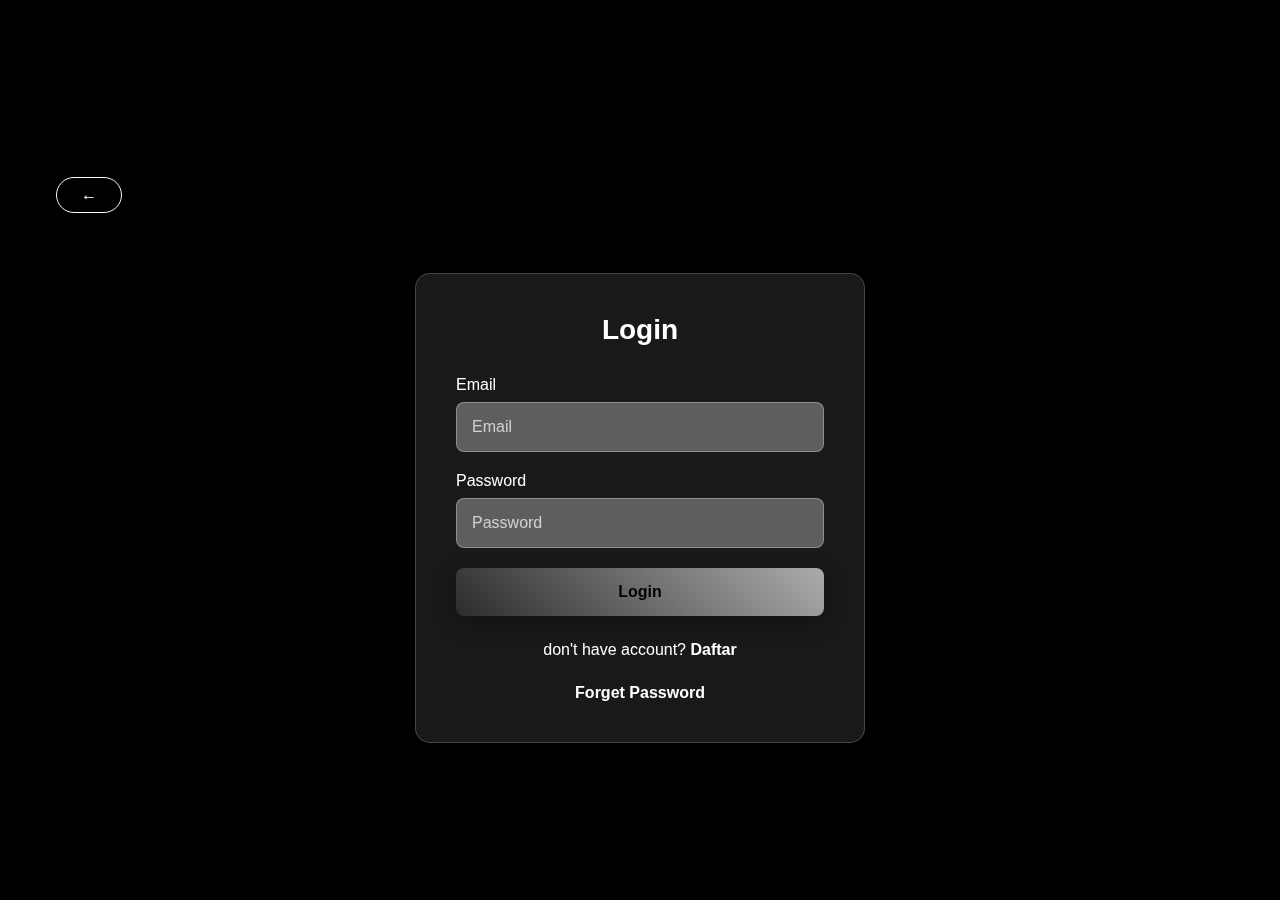
<file: LoginPortofolio.html>
<!DOCTYPE html>
<html lang="id">
<head>
<meta charset="UTF-8">
<meta name="viewport" content="width=device-width, initial-scale=1.0">
<link rel="stylesheet" href="LoginPortofolio.css">
<title>Login</title>
</head>
<body>
   <div class="container">
    <header>
        <!-- Navigation -->
            <a href="index.html">←</a>
    </header>
    <div class="login-container">
        <div class="login-box">
            <h2 class="login-title">Login</h2>
            <form>

                <div class="input-group">
                    <label for="email">Email</label>
                    <input type="email" id="email" placeholder="Email" required>

                </div>
                <div class="input-group">
                    <label for="password">Password</label>
                    <input type="password" id="password" placeholder="Password" required>
                </div>

                <button type="submit" class="login-btn">Login</button>
                <div class="daftar-link">
                    don't have account? <a href="DaftarPortofolio.html">Daftar</a>
                </div>
                <div class="forget-password">
                 <a href="ForgotPasswordPortofolio.html">Forget Password</a>
                </div>
            </form>
            </div>
    </div>
   </div>
</body>

</html>
</file>
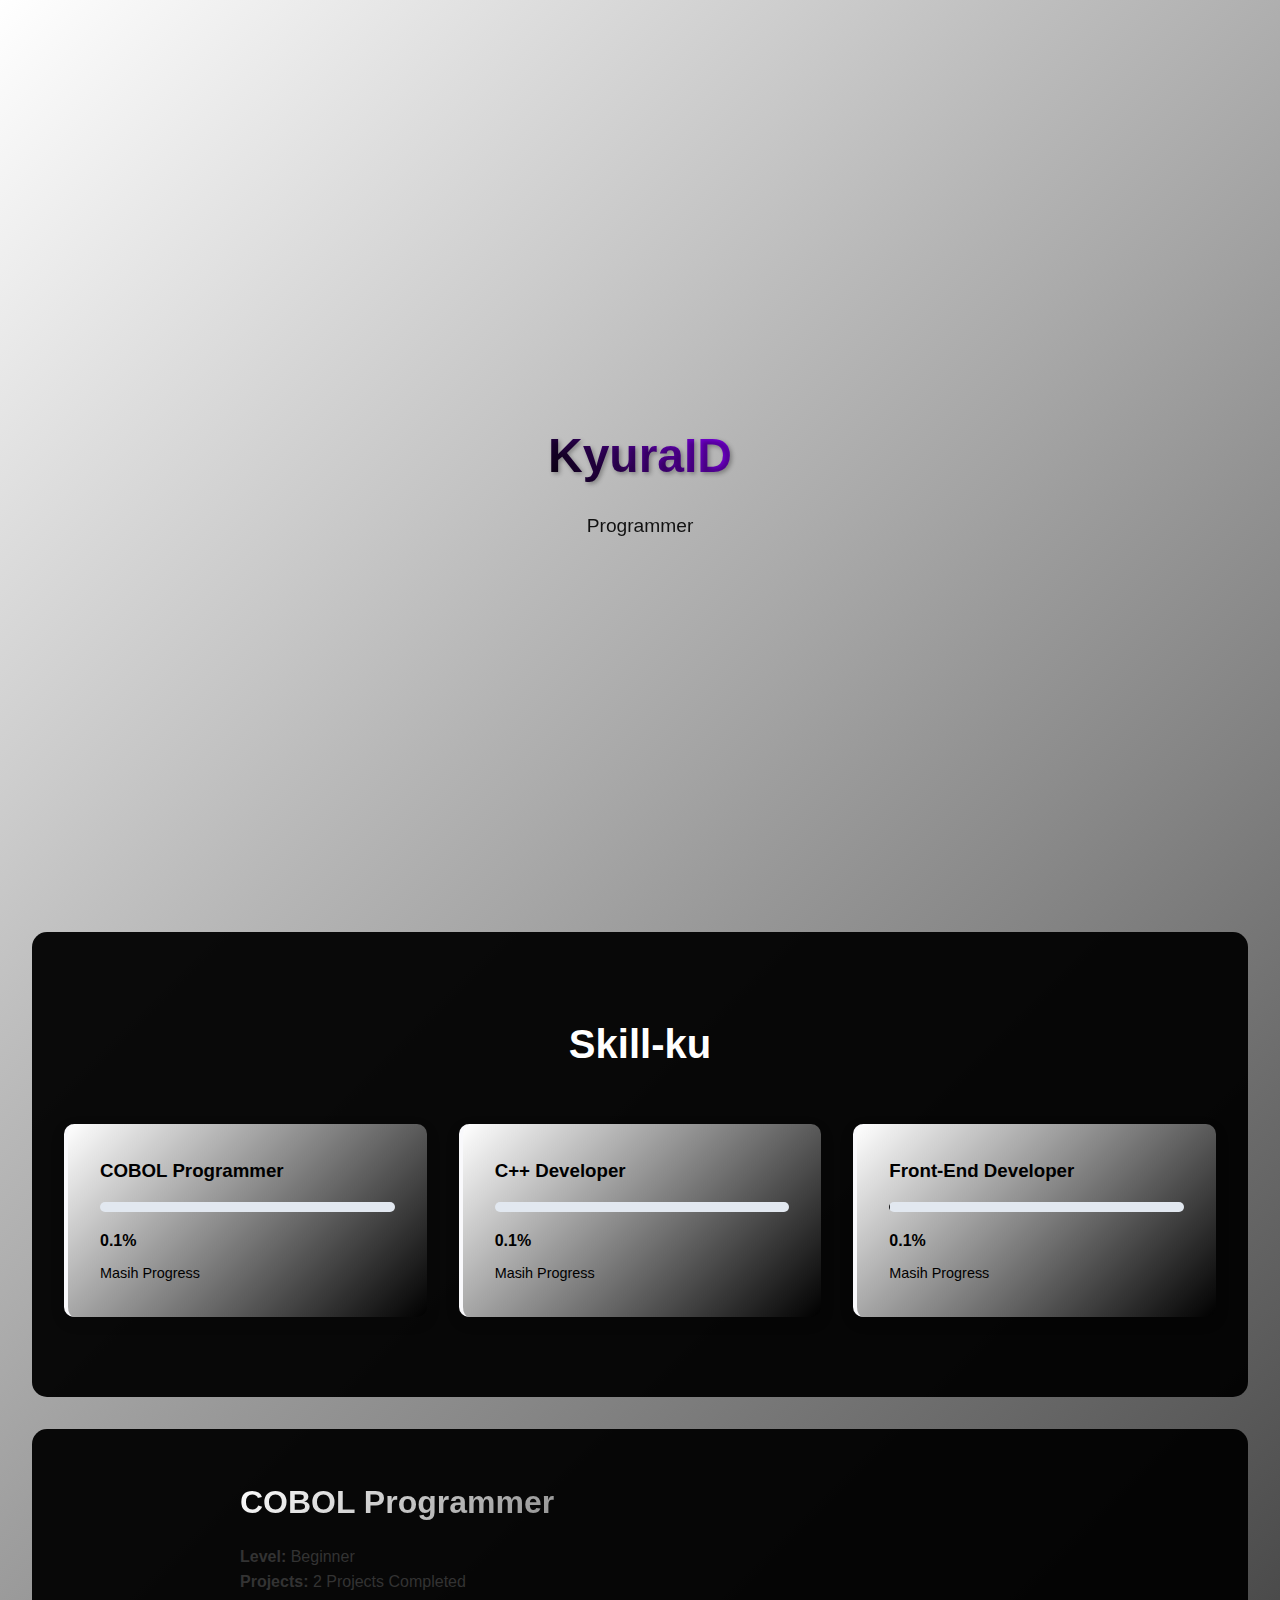
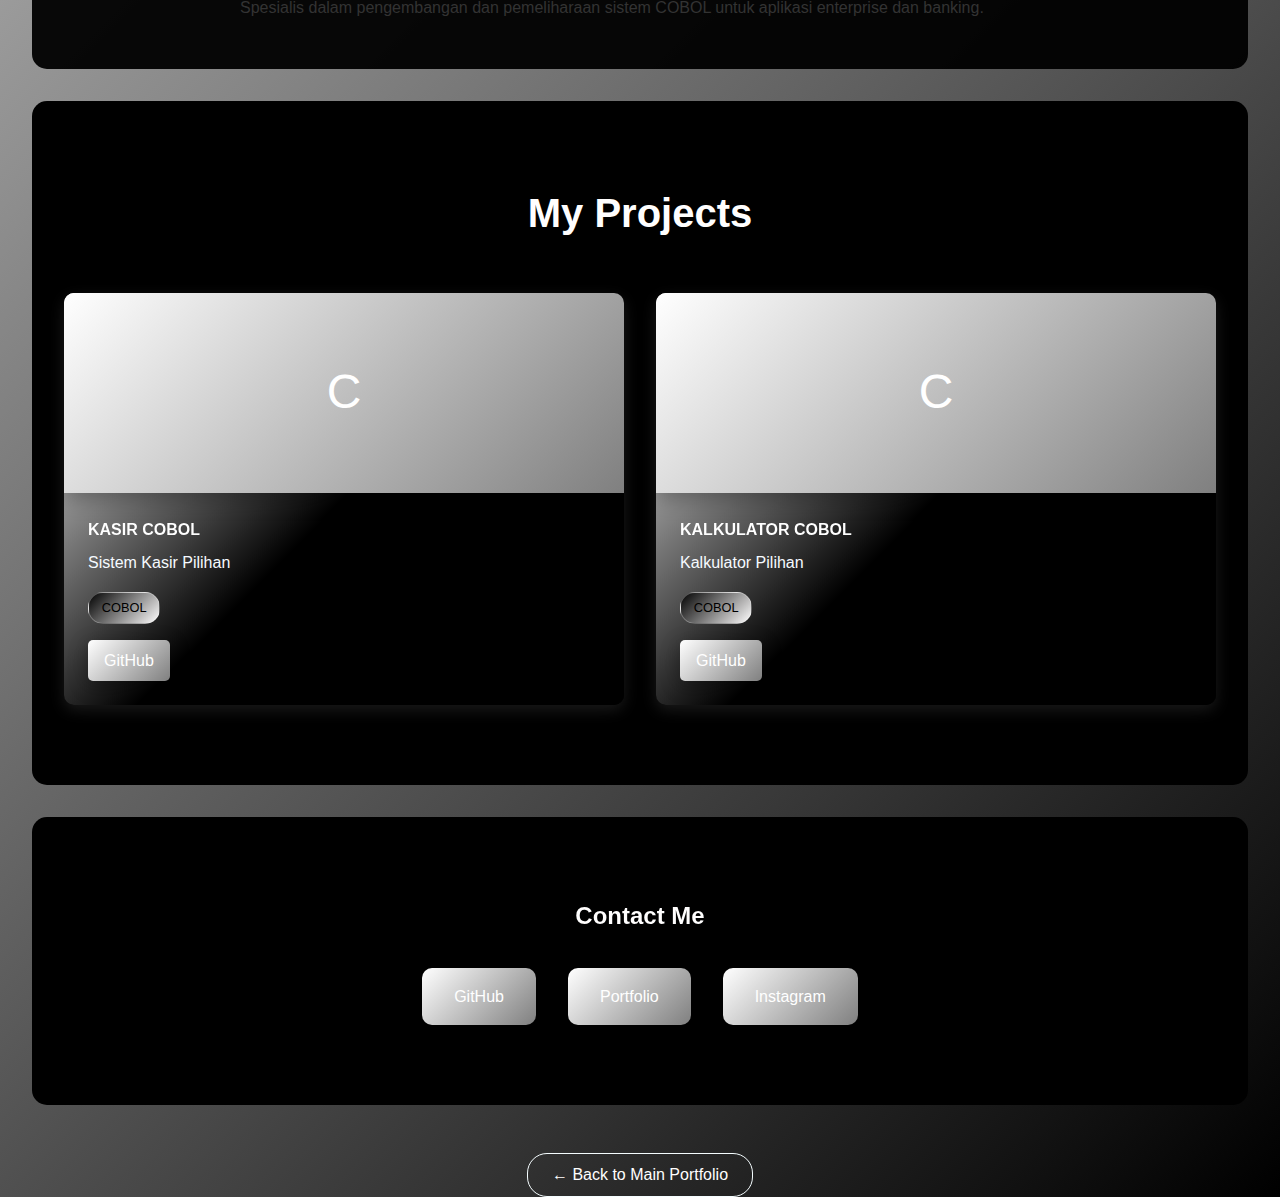
<file: ProgrammerSkill.html>
<!DOCTYPE html>
<html lang="id">
<head>
    <meta charset="UTF-8">
    <meta name="viewport" content="width=device-width, initial-scale=1.0">
    <title>KyuraiD - Portfolio</title>
    <style>
        * {
            margin: 0;
            padding: 0;
            box-sizing: border-box;
        }

        body {
            font-family: 'Segoe UI', Tahoma, Geneva, Verdana, sans-serif;
            line-height: 1.6;
            color: #333;
            background: linear-gradient(135deg, #ffffff 0%, #000000 100%);
            min-height: 100vh;
        }

        @keyframes gradientMove {
            0% {
                background-position: 0% 50%;
            }
            50% {
                background-position: 100% 50%;
            }
            100% {
                background-position: 0% 50%;
            }
        }

        /* Navigation */
        .navbar {
            background: rgba(255, 255, 255, 0.1);
            backdrop-filter: blur(10px);
            padding: 1rem 2rem;
            position: fixed;
            width: 100%;
            top: 0;
            z-index: 1000;
            display: flex;
            justify-content: space-between;
            align-items: center;
        }

        .nav-brand h1 {
            background: linear-gradient(45deg, #000000, #8c00ff);
            -webkit-background-clip: text;
            background-clip: text;
            color: transparent;
            font-size: 1.5rem;
        }

        .nav-links {
            display: flex;
            list-style: none;
            gap: 2rem;
        }

        .nav-links a {
            color: white;
            text-decoration: none;
            transition: color 0.3s ease;
        }

        .nav-links a:hover {
            color: #000000;
        }

        /* Hero Section */
        .hero {
            height: 100vh;
            display: flex;
            align-items: center;
            justify-content: center;
            text-align: center;
            color: white;
            padding-top: 60px;
        }

        .hero-content h1 {
            background: linear-gradient(45deg, #000000, #8c00ff);
            -webkit-background-clip: text;
            background-clip: text;
            color: transparent;
            font-size: 3rem;
            margin-bottom: 1rem;
            text-shadow: 2px 2px 4px rgba(0,0,0,0.3);
        }

        .hero-content p {
            color: #000000;
            font-size: 1.2rem;
            opacity: 0.9;
        }

        /* Skills Section */
        .skills {
            padding: 5rem 2rem;
            background: rgba(0, 0, 0, 0.95);
            margin: 2rem;
            border-radius: 15px;
        }

        .skills h2 {
            text-align: center;
            margin-bottom: 3rem;
            color: #ffffff;
            font-size: 2.5rem;
        }

        .skills-grid {
            display: grid;
            grid-template-columns: repeat(auto-fit, minmax(300px, 1fr));
            gap: 2rem;
            max-width: 1200px;
            margin: 0 auto;
        }

        .skill-card {
            background: linear-gradient(135deg, #ffffff 0%, #000000 100%);
            padding: 2rem;
            border-radius: 10px;
            box-shadow: 0 5px 15px rgba(0,0,0,0.1);
            cursor: pointer;
            transition: transform 0.3s ease, box-shadow 0.3s ease;
            border-left: 4px solid #f9f9fc;
        }

        .skill-card:hover {
            transform: translateY(-5px);
            box-shadow: 0 10px 25px rgba(0,0,0,0.2);
        }

        .skill-card h3 {
            color: #000000;
            margin-bottom: 1rem;
        }

        .progress-container {
            background: #e2e8f0;
            border-radius: 10px;
            height: 10px;
            margin: 1rem 0;
            overflow: hidden;
        }

        .progress-bar {
            background: linear-gradient(90deg, #1b1c20, #000000);
            height: 100%;
            border-radius: 10px;
            transition: width 0.5s ease;
        }

        .progress-text {
            font-weight: bold;
            color: #000000;
        }

        .skill-desc {
            color: #000000;
            font-size: 0.9rem;
            margin-top: 0.5rem;
        }

        /* Skill Details Section */
        .skill-details {
            padding: 3rem 2rem;
            background: rgba(0, 0, 0, 0.95);
            margin: 2rem;
            border-radius: 15px;
            display: none;
        }

        .skill-details.active {
            display: block;
        }

        .detail-content {
            max-width: 800px;
            margin: 0 auto;
        }

        .detail-content h3 {
            font-size: 3rem;
            margin-bottom: 10px;
            background: linear-gradient(135deg, #ffffff 0%, #000000 100%);
            -webkit-background-clip: text;
            background-clip: text;
            color: transparent;;
            margin-bottom: 1rem;
            font-size: 2rem;
        }

        /* Projects Section */
        .projects {
            padding: 5rem 2rem;
            background: #000000;
            margin: 2rem;
            border-radius: 15px;
        }

        .projects h2 {
            text-align: center;
            margin-bottom: 3rem;
            color: #fffefe;
            font-size: 2.5rem;
        }

        .projects-grid {
            display: grid;
            grid-template-columns: repeat(auto-fit, minmax(350px, 1fr));
            gap: 2rem;
            max-width: 1200px;
            margin: 0 auto;
        }

        .project-card {
            background: linear-gradient(135deg, #ffffff, #000000 50%);
            border-radius: 10px;
            overflow: hidden;
            box-shadow: 0 5px 15px rgba(255, 255, 255, 0.1);
            transition: transform 0.3s ease;
        }

        .project-card:hover {
            transform: translateY(-5px);
        }

        .project-image {
            width: 100%;
            height: 200px;
            background: linear-gradient(135deg, #ffffff, #000000 50%, #ffffff);
            background-size: 400% 400%;
            animation: gradientMove 15s ease infinite;
            box-shadow: 0 5px 20px rgba(0, 0, 0, 0.3);
            transition: all 0.3s ease;
            position: relative;
            overflow: hidden;
            display: flex;
            align-items: center;
            justify-content: center;
            color: white;
            font-size: 3rem;
        }

        .project-content {
            padding: 1.5rem;
        }

        .project-content h4 {
             background: linear-gradient(135deg, #ffffff);
            -webkit-background-clip: text;
            background-clip: text;
            color: transparent;;
            margin-bottom: 0.5rem;
        }

        .project-content p {
            color: #f6faff;
            margin-bottom: 1rem;
        }

        .tech-tags {
            display: flex;
            flex-wrap: wrap;
            gap: 0.5rem;
            margin: 1rem 0;
        }

        .tech-tag {
            background: linear-gradient(135deg, #000000, #fffefe);
            color: #000000;
            font-size: 0.8rem;
            border: 1px solid rgba(247, 247, 247, 0.3);
            padding: 0.3rem 0.8rem;
            border-radius: 15px;
            font-size: 0.8rem;
        }

        .project-links {
            display: flex;
            gap: 1rem;
        }

        .project-link {
            padding: 0.5rem 1rem;
            background: linear-gradient(135deg, #ffffff, #000000 50%, #ffffff);
            background-size: 400% 400%;
            animation: gradientMove 15s ease infinite, glow 2s ease-in-out infinite alternate;
            box-shadow: 0 5px 20px rgba(0, 0, 0, 0.3);
            transition: all 0.3s ease;
            position: relative;
            overflow: hidden;
            color: white;
            text-decoration: none;
            border-radius: 5px;
            transition: background 0.3s ease;
        }

        .project-link:hover {
            transform: scale(1.05);
            box-shadow: 0 8px 25px rgba(0, 0, 0, 0.4);
        }

        .contact-button:active {
            transform: scale(0.95);
        }

        @keyframes glow {
            from {
                box-shadow: 0 5px 20px rgb(0, 0, 0);
            }
            to {
                box-shadow: 0 5px 30px rgb(255, 255, 255);
            }
        }

        /* Contact Section */
        .contact {
            padding: 5rem 2rem;
            background: rgb(0, 0, 0);
            margin: 2rem;
            border-radius: 15px;
            text-align: center;
        }

        .contact h2 {
            margin-bottom: 2rem;
            background: #fffefe;
            -webkit-background-clip: text;
            background-clip: text;
            color: transparent;
        }

        .contact-links {
            display: flex;
            justify-content: center;
            gap: 2rem;
            flex-wrap: wrap;
        }


        .contact-link {
            padding: 1rem 2rem;
            color: white;
            text-decoration: none;
            border-radius: 10px;
            background: linear-gradient(135deg, #ffffff, #000000 50%, #ffffff);
            background-size: 400% 400%;
            animation: gradientMove 15s ease infinite;
            box-shadow: 0 5px 20px rgba(0, 0, 0, 0.3);
            transition: all 0.3s ease;
            position: relative;
            overflow: hidden;
        }

        .contact-link:hover {
            transform: translateY(-3px);
        }

        /* Navigation */
        .nav-programmer {
            text-align: center;
            margin-top: 3rem;
        }

        .nav-programmer a {
            color: #fffefe;
            text-decoration: none;
            margin: 0 1rem;
            padding: 0.5rem 1.5rem;
            border: 1px solid #f5fdff;
            border-radius: 20px;
            transition: all 0.3s ease;
            display: inline-block;
        }

        .nav-programmer a:hover {
            background: rgba(0, 0, 0, 0.1);
            transform: translateY(-2px);
        }

        /* Responsive Design */
        @media (max-width: 768px) {
            
            .hero-content h1 {
                font-size: 2rem;
            }
            
            .skills-grid {
                grid-template-columns: 1fr;
            }
            
            .projects-grid {
                grid-template-columns: 1fr;
            }
            
            .contact-links {
                flex-direction: column;
                align-items: center;
            }

            .nav-programmer a {
                display: block;
                margin: 0.5rem 0;
            }
        }

    </style>
</head>
<body>

    <!-- Hero Section -->
    <section id="home" class="hero">
        <div class="hero-content">
            <h1>KyuraID</h1>
            <p>Programmer</p>
        </div>
    </section>

    <!-- Skills Section -->
    <section id="skills" class="skills">
        <h2>Skill-ku</h2>
        <div class="skills-grid">
            
            <!-- COBOL Skill Card -->
            <div class="skill-card" onclick="showSkillDetail('cobol')">
                <h3>COBOL Programmer</h3>
                <div class="progress-container">
                    <div class="progress-bar" style="width: 0.1%"></div>
                </div>
                <span class="progress-text">0.1%</span>
                <p class="skill-desc">Masih Progress</p>
            </div>

            <!-- C++ Skill Card -->
            <div class="skill-card" onclick="showSkillDetail('cpp')">
                <h3>C++ Developer</h3>
                <div class="progress-container">
                    <div class="progress-bar" style="width: 0.1%"></div>
                </div>
                <span class="progress-text">0.1%</span>
                <p class="skill-desc">Masih Progress</p>
            </div>

            <!-- Front-End Developer -->
            <div class="skill-card" onclick="showSkillDetail('frontend')">
                <h3>Front-End Developer</h3>
                <div class="progress-container">
                    <div class="progress-bar" style="width: 0.1%"></div>
                </div>
                <span class="progress-text">0.1%</span>
                <p class="skill-desc">Masih Progress</p>
            </div>
        </div>
    </section>

    <!-- Skill Details Section -->
    <section id="skill-details" class="skill-details">
        <!-- Content akan diisi oleh JavaScript -->
    </section>

    <!-- Projects Section -->
    <section id="projects" class="projects">
        <h2>My Projects</h2>
        <div class="projects-grid" id="projects-grid">
            <!-- Projects akan di-load berdasarkan skill yang dipilih -->
        </div>
    </section>

    <!-- Contact Section -->
    <section id="contact" class="contact">
        <h2>Contact Me</h2>
        <div class="contact-links">
            <a href="https://github.com/alkerfils" class="contact-link" target="_blank">GitHub</a>
            <a href="https://alkerfils.github.io/KASIR-COBOL/" class="contact-link" target="_blank">Portfolio</a>
            <a href="https://www.instagram.com/kyuranmy/" class="contact-link">Instagram</a>
        </div>
    </section>

    <!-- Navigation -->
        <div class="nav-programmer">
            <a href="../index.html">← Back to Main Portfolio</a>
        </div>
    </div>

    <script>
        // Data projects untuk setiap skill
        const projectsData = {
            cobol: [
                {
                    title: "KASIR COBOL",
                    description: "Sistem Kasir Pilihan",
                    tech: ["COBOL"],
                    links: {
                        github: "https://github.com/Alkerfils/KASIR-COBOL",
                        demo: "#"
                    }
                },
                {
                    title: "KALKULATOR COBOL",
                    description: "Kalkulator Pilihan",
                    tech: ["COBOL"],
                    links: {
                        github: "https://github.com/Alkerfils/Kalkulator-cobol",
                        demo: "#"
                    }
                }
            ],
            
            cpp: [
                {
                    title: "Kasir C++",
                    description: "Aplikasi kasir dengan kalkulator multi-operator dalam C++",
                    tech: ["C++"],
                    links: {
                        github: "https://github.com/Alkerfils/kasir-C-",
                        demo: "#"
                    }
                },
                {
                    title: "Kalkulator C++",
                    description: "Kalkuator Simple - Kalkuator Multi Angka",
                    tech: ["C++"],
                    links: {
                        github: "https://github.com/Alkerfils/Kalkulator-C-",
                        demo: "#"
                    }
                },
                {
                    title: "Number Guessing Game C++",
                    description: "Game Tebak Angka",
                    tech: ["C++"],
                    links: {
                        github: "https://github.com/Alkerfils/Number-Guessing-Game-C-",
                        demo: "#"
                    }
                },
                 {
                    title: "Website Login C++",
                    description: "Game Tebak Angka",
                    tech: ["C++"],
                    links: {
                        github: "https://github.com/Alkerfils/Webisite-Login-C-",
                        demo: "#"
                    }
                }
            ],
            
            
            frontend: [
                {
                    title: "Portfolio Website",
                    description: "Website portfolio interaktif dengan HTML/CSS/JS",
                    tech: ["HTML", "CSS", "JavaScript"],
                    links: {
                        github: "https://github.com/alkerfils/Website-Portofolio-Pemula",
                        demo: "https://alkerfils.github.io/Website-Portofolio-Pemula/"
                    }
                }
            ],
        };

        // Skill descriptions
        const skillDescriptions = {
            cobol: {
                title: "COBOL Programmer",
                description: "Spesialis dalam pengembangan dan pemeliharaan sistem COBOL untuk aplikasi enterprise dan banking.",
                level: "Beginner",
                projects: "2 Projects Completed"
            },
            cpp: {
                title: "C++ Developer", 
                description: "Pengembangan aplikasi system programming dan tools dengan C++ modern.",
                level: "Beginner",
                projects: "4 Projects Completed"
            },
            frontend: {
                title: "Front-End Developer",
                description: "Pengembangan interface web modern dengan HTML, CSS, dan JavaScript.",
                level: "Beginner",
                projects: "1 Projects Completed"
            },
        };

        // Function untuk menampilkan detail skill
        function showSkillDetail(skillId) {
            const detailsSection = document.getElementById('skill-details');
            const projectsGrid = document.getElementById('projects-grid');
            
            // Scroll ke details section
            detailsSection.scrollIntoView({ behavior: 'smooth' });
            
            // Tampilkan details section
            detailsSection.classList.add('active');
            
            // Isi content details
            const skill = skillDescriptions[skillId];
            detailsSection.innerHTML = `
                <div class="detail-content">
                    <h3>${skill.title}</h3>
                    <p><strong>Level:</strong> ${skill.level}</p>
                    <p><strong>Projects:</strong> ${skill.projects}</p>
                    <p>${skill.description}</p>
                </div>
            `;
            
            // Load projects untuk skill ini
            loadProjects(skillId);
        }

        // Function untuk load projects
        function loadProjects(skillId) {
            const projectsGrid = document.getElementById('projects-grid');
            const projects = projectsData[skillId] || [];
            
            projectsGrid.innerHTML = '';
            
            if (projects.length === 0) {
                projectsGrid.innerHTML = '<p>No projects available yet.</p>';
                return;
            }
            
            projects.forEach(project => {
                const projectCard = document.createElement('div');
                projectCard.className = 'project-card';
                
                projectCard.innerHTML = `
                    <div class="project-image">
                        ${project.tech[0].charAt(0)}
                    </div>
                    <div class="project-content">
                        <h4>${project.title}</h4>
                        <p>${project.description}</p>
                        <div class="tech-tags">
                            ${project.tech.map(tech => `<span class="tech-tag">${tech}</span>`).join('')}
                        </div>
                        <div class="project-links">
                            ${project.links.github !== '#' ? `<a href="${project.links.github}" class="project-link" target="_blank">GitHub</a>` : ''}
                            ${project.links.demo !== '#' ? `<a href="${project.links.demo}" class="project-link" target="_blank">Live Demo</a>` : ''}
                        </div>
                    </div>
                `;
                
                projectsGrid.appendChild(projectCard);
            });
        }

        // Smooth scrolling untuk navigation
        document.querySelectorAll('a[href^="#"]').forEach(anchor => {
            anchor.addEventListener('click', function (e) {
                e.preventDefault();
                const target = document.querySelector(this.getAttribute('href'));
                if (target) {
                    target.scrollIntoView({
                        behavior: 'smooth'
                    });
                }
            });
        });

        // Initialize dengan menampilkan semua projects COBOL secara default
        document.addEventListener('DOMContentLoaded', function() {
            showSkillDetail('cobol');
        });
    </script>
</body>
</html>
</file>
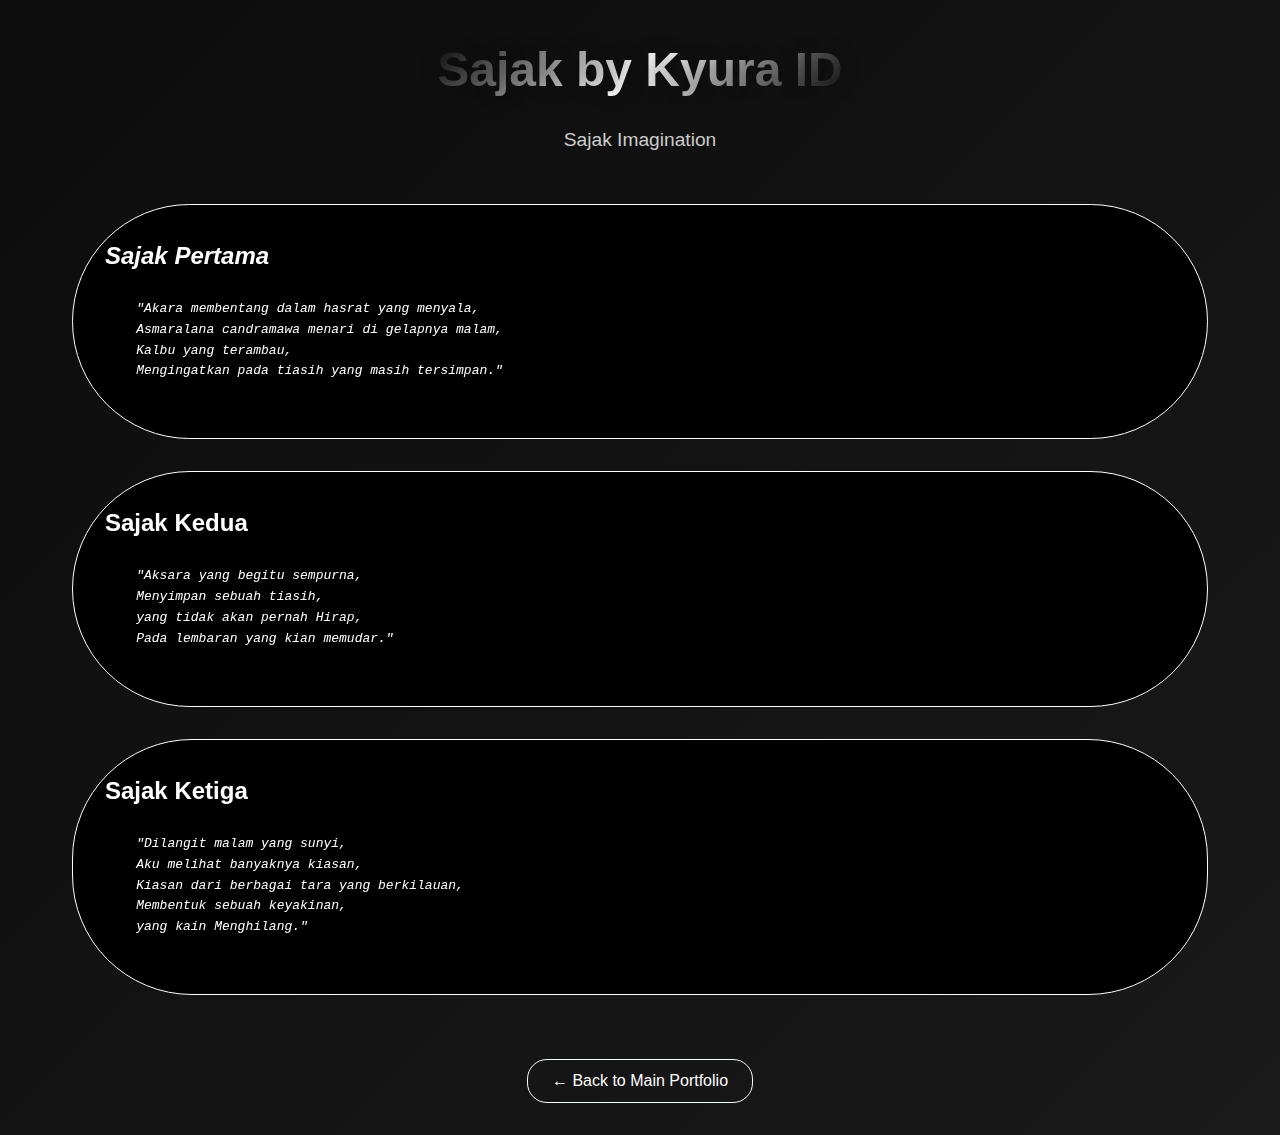
<file: Sajak.html>
<!DOCTYPE html>
<html lang="id">
<head>
    <meta charset="UTF-8">
    <meta name="viewport" content="width=device-width, initial-scale=1.0">
    <title>Linux Terminal - KyuraID</title>
    <style>

         * {
            margin: 0;
            padding: 0;
            box-sizing: border-box;
        }

        body {
            font-family: 'Segoe UI', Tahoma, Geneva, Verdana, sans-serif;
            background: linear-gradient(135deg, #0c0c0c 0%, #1a1a1a 100%);
            color: #ffffff;
            line-height: 1.6;
            min-height: 100vh;
        }


        .cyber-container {
            max-width: 1200px;
            margin: 0 auto;
            padding: 2rem;
        }

        .cyber-header {
            text-align: center;
            margin-bottom: 3rem;
        }

        .cyber-header h1 {
            font-size: 3rem;
            background: linear-gradient(135deg, #000000, #fffefe, #000000);
            -webkit-background-clip: text;
            background-clip: text;
            -webkit-text-fill-color: transparent;
            color: #000000;
            display: inline-block;
            margin-bottom: 1rem;
            text-shadow: 0 0 20px rgba(0, 0, 0, 0.3);
        }

        .cyber-header p {
            color: #cccccc;
            font-size: 1.2rem;
        }

        /* Projects Grid */
        .projects-grid {
            display: grid;
            grid-template-columns: repeat(auto-fit, minmax(700px, 1fr));
            gap: 2rem;
            margin-bottom: 4rem;
        }

        .project-card {
            background: rgb(0, 0, 0);
            backdrop-filter: blur(10px);
            border: 1px solid rgb(255, 255, 255);
            border-radius: 120px;
            padding: 2rem;
            transition: all 0.3s ease;
            backdrop-filter: blur(10px);
        }

        .project-card:hover {
            transform: translateY(-10px);
            border-color: #ffffff; 
            box-shadow: 0 10px 30px rgba(247, 247, 247, 0.2);
        }

        .project-card h3 {
            color: rgb(255, 255, 255);
            margin-bottom: 1rem;
            font-size: 1.5rem;
        }

        .project-card p {
            color: #cccccc;
            margin-bottom: 1.5rem;
        }

        /* Navigation */
        .nav-cyber {
            text-align: center;
            margin-top: 3rem;
        }

        .nav-cyber a {
            color: #fffefe;
            text-decoration: none;
            margin: 0 1rem;
            padding: 0.5rem 1.5rem;
            border: 1px solid #f5fdff;
            border-radius: 20px;
            transition: all 0.3s ease;
            display: inline-block;
        }

        .nav-cyber a:hover {
            background: rgba(0, 0, 0, 0.1);
            transform: translateY(-2px);
        }


         @media (max-width: 768px) {
            .projects-grid {
                grid-template-columns: 1fr;
            }
            
            .cyber-header h1 {
                font-size: 2rem;
            }
            
            .project-links {
                flex-direction: column;
            }
            .nav-cyber a {
                display: block;
                margin: 0.5rem 0;
            }
            
        }

    </style>
    </head>
    <body>
    <body class="cyber-container">
        <!-- Header -->
        <div class="cyber-header">
            <h1>Sajak by Kyura ID</h1>
            <p>Sajak Imagination</p>
        </div>
        <!-- Projects Grid Linux CLI -->
        <div class="projects-grid">
            
<!-- Sajak 1: Sajak Pertama -->
<div class="project-card">
    <h3><i>Sajak Pertama</i></h3>
<p>
<pre>
    <i>"Akara membentang dalam hasrat yang menyala,
    Asmaralana candramawa menari di gelapnya malam,
    Kalbu yang terambau,
    Mengingatkan pada tiasih yang masih tersimpan." </i>
</pre>
</p>
</div>

<!-- Sajak 2: Sajak Kedua -->
<div class="project-card">
    <h3>Sajak Kedua</h3>
<p>
<pre>
    <i>"Aksara yang begitu sempurna,
    Menyimpan sebuah tiasih,
    yang tidak akan pernah Hirap,
    Pada lembaran yang kian memudar."</i>
</pre> 
</p>
</div>

<!-- Sajak 3: Sajak Ketiga -->
<div class="project-card">
    <h3>Sajak Ketiga</h3>
<p>
<pre>
    <i>"Dilangit malam yang sunyi,
    Aku melihat banyaknya kiasan,
    Kiasan dari berbagai tara yang berkilauan,
    Membentuk sebuah keyakinan,
    yang kain Menghilang."</i>
</pre>
</p>
</div>      

        </div>


          <!-- Navigation -->
        <div class="nav-cyber">
            <a href="index.html">← Back to Main Portfolio</a>
        </div>

        </body>

</html>
</file>
<file: DaftarPortofolio.css>
* {
    margin: 0;
    padding: 0;
    box-sizing: border-box;
    font-family: 'Segoe UI', Thaoma, Geneva, verdana, sans-serif;
}
body {
    background: black;
    min-height: 100vh;
    display: flex;
    justify-content: center;
    align-items: center;
    padding: 20px;
}
@keyframes gradientMove {
            0% {
                background-position: 0% 50%;
            }
            50% {
                background-position: 100% 50%;
            }
            100% {
                background-position: 0% 50%;
            }
        }

.container {
    width: 100%;
    max-width: 1200px;
    margin: 0 auto;
}
/* Navigation */
        header {
             display: flex;
             justify-content: space-between;
             align-items: center;
             padding: 20px 0;
              margin-bottom: 40px;
            }

        header a {
            color: #fffefe;
            text-decoration: none;
            margin: 0 1rem;
            padding: 0.5rem 1.5rem;
            border: 1px solid #f5fdff;
            border-radius: 20px;
            transition: all 0.3s ease;
            display: inline-block;
        }

        header a:hover {
            background: rgba(0, 0, 0, 0.1);
            transform: translateY(-2px);
        }
        
 .logo {
            color: white;
            font-size: 28px;
            font-weight: bold;
            text-decoration: none;
        }


        .register-container {
            display: flex;
            justify-content: center;
            align-items: center;
            width: 100%;
        }

        .register-box {
            background: rgba(255, 255, 255, 0.1);
            backdrop-filter: blur(10px);
            border-radius: 15px;
            padding: 40px;
            width: 100%;
            max-width: 450px;
            box-shadow: 0 15px 25px rgba(0, 0, 0, 0.2);
            border: 1px solid rgba(255, 255, 255, 0.2);
        }

        .register-title {
            color: white;
            text-align: center;
            margin-bottom: 30px;
            font-size: 28px;
        }

        .input-group {
            margin-bottom: 20px;
        }

        .input-group label {
            display: block;
            color: white;
            margin-bottom: 8px;
            font-weight: 500;
        }

        .input-group input {
            width: 100%;
            padding: 15px;
            background: rgba(255, 255, 255, 0.2);
            border: 1px solid rgba(255, 255, 255, 0.3);
            border-radius: 8px;
            color: white;
            font-size: 16px;
            outline: none;
            transition: all 0.3s;
        }

        .input-group input::placeholder {
            color: rgba(255, 255, 255, 0.7);
        }

        .input-group input:focus {
            background: rgba(255, 255, 255, 0.25);
            border-color: rgba(255, 255, 255, 0.5);
            box-shadow: 0 0 10px rgba(255, 255, 255, 0.2);
        }


        .register-btn {
            width: 100%;
            padding: 15px;
            background: linear-gradient(45deg, #000000, #ffffff, #000000);
            background-size: 400% 400%;
            animation: gradientMove 15s ease infinite, glow 2s ease-in-out infinite alternate;
            box-shadow: 0 5px 20px rgba(0, 0, 0, 0.3);
            position: relative;
            overflow: hidden;
            border: none;
            border-radius: 8px;
            color: #000000;
            font-size: 16px;
            font-weight: 600;
            cursor: pointer;
            transition: all 0.3s;
        }

        .register-btn:hover {
            transform: scale(1.05);
            box-shadow: 0 8px 25px rgba(0, 0, 0, 0.4);
        }

        .register-btn:active {
            transform: scale(0.95);
        }

        @keyframes glow {
            from {
                box-shadow: 0 5px 20px rgb(0, 0, 0);
            }
            to {
                box-shadow: 0 5px 30px rgb(255, 255, 255);
            }
        }

        .login-link {
            text-align: center;
            margin-top: 25px;
            color: white;
        }

        .login-link a {
            color: white;
            font-weight: 600;
            text-decoration: none;
            transition: color 0.3s;
        }

        .login-link a:hover {
            color: #e0e0e0;
            text-decoration: underline;
        }

        /* Responsif */
        @media (max-width: 768px) {
            header {
                flex-direction: column;
                text-align: center;
            }
            
            
            .register-box {
                padding: 30px 25px;
            }
        }

        @media (max-width: 480px) {
            .register-box {
                padding: 25px 20px;
            }
            
            .register-title {
                font-size: 24px;
            }
            
            .input-group input {
                padding: 12px;
            }
            
            .register-btn {
                padding: 12px;
            }
        }
</file>
<file: ForgotPasswordPortofolio.css>
* {
    margin: 0;
    padding: 0;
    box-sizing: border-box;
    font-family: 'Segoe UI', Thaoma, Geneva, verdana, sans-serif;
}
body {
    background: black;
    min-height: 100vh;
    display: flex;
    justify-content: center;
    align-items: center;
    padding: 20px;
}

@keyframes gradientMove {
            0% {
                background-position: 0% 50%;
            }
            50% {
                background-position: 100% 50%;
            }
            100% {
                background-position: 0% 50%;
            }
        }


        .forgotpassword-container {
            display: flex;
            justify-content: center;
            align-items: center;
            width: 100%;
        }

        .forgotpassword-box {
            background: rgba(255, 255, 255, 0.1);
            backdrop-filter: blur(10px);
            border-radius: 15px;
            padding: 40px;
            width: 100%;
            max-width: 450px;
            box-shadow: 0 15px 25px rgba(0, 0, 0, 0.2);
            border: 1px solid rgba(255, 255, 255, 0.2);
        }

        .forgotpassword-title {
            color: white;
            text-align: center;
            margin-bottom: 30px;
            font-size: 28px;
        }

        .input-group {
            margin-bottom: 20px;
        }

        .input-group label {
            display: block;
            color: white;
            margin-bottom: 8px;
            font-weight: 500;
        }

        .input-group input {
            width: 100%;
            padding: 15px;
            background: rgba(255, 255, 255, 0.2);
            border: 1px solid rgba(255, 255, 255, 0.3);
            border-radius: 8px;
            color: white;
            font-size: 16px;
            outline: none;
            transition: all 0.3s;
        }

        .input-group input::placeholder {
            color: rgba(255, 255, 255, 0.7);
        }

        .input-group input:focus {
            background: rgba(255, 255, 255, 0.25);
            border-color: rgba(255, 255, 255, 0.5);
            box-shadow: 0 0 10px rgba(255, 255, 255, 0.2);
        }


        .forgotpassword-btn {
            width: 100%;
            padding: 15px;
            background: linear-gradient(45deg, #000000, #ffffff, #000000);
            background-size: 400% 400%;
            animation: gradientMove 15s ease infinite, glow 2s ease-in-out infinite alternate;
            box-shadow: 0 5px 20px rgba(0, 0, 0, 0.3);
            position: relative;
            overflow: hidden;
            border: none;
            border-radius: 8px;
            color: #000000;
            font-size: 16px;
            font-weight: 600;
            cursor: pointer;
            transition: all 0.3s;
        }

       .forgotpassword-btn:hover {
            transform: scale(1.05);
            box-shadow: 0 8px 25px rgba(0, 0, 0, 0.4);
        }

        .forgotpassword-btn:active {
            transform: scale(0.95);
        }

        @keyframes glow {
            from {
                box-shadow: 0 5px 20px rgb(0, 0, 0);
            }
            to {
                box-shadow: 0 5px 30px rgb(255, 255, 255);
            }
        }

        .login-link {
            text-align: center;
            margin-top: 25px;
            color: white;
        }

        .login-link a {
            color: white;
            font-weight: 600;
            text-decoration: none;
            transition: color 0.3s;
        }

        .login-link a:hover {
            color: #e0e0e0;
            text-decoration: underline;
        }

        /* Responsif */
        @media (max-width: 768px) {
            header {
                flex-direction: column;
                text-align: center;
            }
            
            
            .forgotpassword-box {
                padding: 30px 25px;
            }
        }

        @media (max-width: 480px) {
            .forgotpassword-box {
                padding: 25px 20px;
            }
            
            .forgotpassword-title {
                font-size: 24px;
            }
            
            .input-group input {
                padding: 12px;
            }
            
            .forgotpassword-btn {
                padding: 12px;
            }
        }
</file>
<file: LoginPortofolio.css>
* {
    margin: 0;
    padding: 0;
    box-sizing: border-box;
    font-family: 'Segoe UI', Thaoma, Geneva, verdana, sans-serif;
}
body {
    background: rgb(0, 0, 0);
    min-height: 100vh;
    display: flex;
    justify-content: center;
    align-items: center;
    padding: 20px;
}

@keyframes gradientMove {
            0% {
                background-position: 0% 50%;
            }
            50% {
                background-position: 100% 50%;
            }
            100% {
                background-position: 0% 50%;
            }
        }

.container {
    width: 100%;
    max-width: 1200px;
    margin: 0 auto;
}

        /* Navigation */
        header {
             display: flex;
             justify-content: space-between;
             align-items: center;
             padding: 20px 0;
              margin-bottom: 40px;
            }

        header a {
            color: #fffefe;
            text-decoration: none;
            margin: 0 1rem;
            padding: 0.5rem 1.5rem;
            border: 1px solid #f5fdff;
            border-radius: 20px;
            transition: all 0.3s ease;
            display: inline-block;
        }

        header a:hover {
            background: rgba(0, 0, 0, 0.1);
            transform: translateY(-2px);
        }
        
 .logo {
            color: white;
            font-size: 28px;
            font-weight: bold;
            text-decoration: none;
        }


        .login-container {
            display: flex;
            justify-content: center;
            align-items: center;
            width: 100%;
        }

        .login-box {
            background: rgba(248, 248, 248, 0.1);
            transition: color 0.3s;
            backdrop-filter: blur(10px);
            border-radius: 15px;
            padding: 40px;
            width: 100%;
            max-width: 450px;
            box-shadow: 0 15px 25px rgba(0, 0, 0, 0.2);
            border: 1px solid rgba(255, 255, 255, 0.2);
        }

        .login-title {
            color: white;
            text-align: center;
            margin-bottom: 30px;
            font-size: 28px;
        }

        .input-group {
            margin-bottom: 20px;
        }

        .input-group label {
            display: block;
            color: white;
            margin-bottom: 8px;
            font-weight: 500;
        }

        .input-group input {
            width: 100%;
            padding: 15px;
            background: rgba(255, 255, 255, 0.3);
            border: 1px solid rgba(255, 255, 255, 0.3);
            border-radius: 8px;
            color: white;
            font-size: 16px;
            outline: none;
            transition: all 0.3s;
        }

        .input-group input::placeholder {
            color: rgba(255, 255, 255, 0.7);
        }

        .input-group input:focus {
            background: rgba(255, 255, 255, 0.37);
            border-color: rgba(255, 255, 255, 0.5);
            box-shadow: 0 0 10px rgba(255, 255, 255, 0.2);
        }


        .login-btn {
            width: 100%;
            padding: 15px;
            background: linear-gradient(45deg, #000000, #ffffff, #000000);
            background-size: 400% 400%;
            animation: gradientMove 15s ease infinite, glow 2s ease-in-out infinite alternate;
            box-shadow: 0 5px 20px rgba(0, 0, 0, 0.3);
            position: relative;
            overflow: hidden;
            border: none;
            border-radius: 8px;
            color: #000000;
            font-size: 16px;
            font-weight: 600;
            cursor: pointer;
            transition: all 0.3s;
        }

         .login-btn:hover {
            transform: scale(1.05);
            box-shadow: 0 8px 25px rgba(0, 0, 0, 0.4);
        }

        .login-btn:active {
            transform: scale(0.95);
        }

        @keyframes glow {
            from {
                box-shadow: 0 5px 20px rgb(0, 0, 0);
            }
            to {
                box-shadow: 0 5px 30px rgb(255, 255, 255);
            }
        }

        .daftar-link {
            text-align: center;
            margin-top: 25px;
            color: white;
        }

        .daftar-link a {
            color: white;
            font-weight: 600;
            text-decoration: none;
            transition: color 0.3s;
        }

        .daftar-link a:hover {
            color: #e0e0e0;
            text-decoration: underline;
        }

        .forget-password {
            text-align: center;
            margin-top: 25px;
            color: white;
        }

        .forget-password a {
            color: white;
            font-weight: 600;
            text-decoration: none;
            transition: color 0.3s;
        }

        .forget-password a:hover {
            color: #e0e0e0;
            text-decoration: underline;
        }

        /* Responsif */
        @media (max-width: 768px) {
            
            
            .login-box {
                padding: 30px 25px;
            }
        }

        @media (max-width: 480px) {
            .login-box {
                padding: 25px 20px;
            }
            
            .login-title {
                font-size: 24px;
            }
            
            .input-group input {
                padding: 12px;
            }
            
            .login-btn {
                padding: 12px;
            }
        }
</file>
<file: style.css>
/* Reset dan Base Styles */
* {
    margin: 0;
    padding: 0;
    box-sizing: border-box;
}

html, body {
    overflow-x: hidden; /* Cegah scroll horizontal */
}

body {
    font-family: 'Arial', sans-serif;
    line-height: 1.6;
    color: #ffffff;
}

.container {
    max-width: 1200px;
    margin: 0 auto;
    padding: 0 20px;
}

/* Navigation */
.navbar {
    background: rgba(255, 255, 255, 0.1);
    backdrop-filter: blur(10px);
    padding: 1rem 0;
    position: fixed;
    width: 100%;
    top: 0;
    z-index: 1000;
}

.nav-container {
    max-width: 1200px;
    margin: 0 auto;
    padding: 0 20px;
    display: flex;
    justify-content: space-between;
    align-items: center;
}

.logo {
    font-size: 1.5rem;
    font-weight: bold;
    background: linear-gradient(45deg, #000000, #8c00ff);
    -webkit-background-clip: text;
    background-clip: text;
    color: transparent;
}

.nav-menu {
    display: flex;
    list-style: none;
    gap: 2rem;
}

.nav-menu a {
    color: white;
    text-decoration: none;
    transition: color 0.3s;
}

.nav-menu a:hover {
    color: #000000;
}

/* Hero Section */
@keyframes gradientMove {
    0% { background-position: 0% 50%; }
    50% { background-position: 100% 50%; }
    100% { background-position: 0% 50%; }
}

.hero {
    background: linear-gradient(135deg, #ffffff 0%, #000000 50%);
    box-shadow: 0 5px 20px rgba(0, 0, 0, 0.3);
    transition: all 0.3s ease;
    position: relative;
    overflow: hidden;
    color: rgb(0, 0, 0);
    padding: 150px 0 100px;
    text-align: center;
    background-size: 400% 400%;
}

.hero-content h1 {
    font-size: 3rem;
    margin-bottom: 1rem;
}

.hero-content p {
    font-size: 1.2rem;
    margin-bottom: 2rem;
}

.cta-button {
    background: #000000;
    color: #ffffff;
    border: none;
    padding: 12px 30px;
    font-size: 1.1rem;
    border-radius: 5px;
    cursor: pointer;
    transition: background 0.3s;
}

.cta-button:hover {
    background: #f3f3f3;
    color: #000000;
}

/* About Section */
.about {
    padding: 80px 0;
    background: #585656;
}

.about h2 {
    text-align: center;
    margin-bottom: 3rem;
    font-size: 2.5rem;
    color: #000000;
}

.about-content {
    display: grid;
    grid-template-columns: 1fr 1fr;
    gap: 3rem;
    align-items: center;
}

.about-text p {
    color: #e9e8eb;
    margin-bottom: 1rem;
    font-size: 1.1rem;
    transition: color 0.9s;
}

.about-text p:active {
    color: #000000;
}

/* ✅ DIPERBAIKI: Gambar responsif */
.about-image {
    display: flex;
    justify-content: flex-end;
    width: 100%; /* Dulu 120% → sekarang 100% */
    max-width: 100%;
    overflow: hidden;
}

.placeholder-img {
    background: url(foto1.jpg.jpg) center/cover no-repeat;
    height: 432px;
    width: 100%;
    max-width: 540px; /* Tidak lebih dari 540px */
    border-radius: 20px;
    box-shadow: 0 10px 25px rgba(0, 0, 0, 0.5);
    transition: transform 0.3s ease, box-shadow 0.3s ease;
}

.placeholder-img:hover {
    transform: scale(1.03);
    box-shadow: 0 15px 35px rgba(0, 0, 0, 0.6);
}

/* Mobile: sesuaikan tinggi gambar */
@media (max-width: 768px) {
    .placeholder-img {
        height: 250px;
    }
}

/* Services Section */
.services {
    padding: 80px 0;
    background: rgb(0, 0, 0);
}

.skill {
    text-align: center;
    margin-bottom: 3rem;
    font-size: 2.5rem;
}

.services-grid {
    display: grid;
    grid-template-columns: repeat(auto-fit, minmax(300px, 1fr));
    gap: 2rem;
}

.service-card {
    background: linear-gradient(135deg, #ffffff, #000000 50%, #ffffff);
    background-size: 400% 400%;
    animation: gradientMove 15s ease infinite;
    box-shadow: 0 5px 20px rgba(255, 255, 255, 0.952);
    transition: all 0.3s ease;
    position: relative;
    overflow: hidden;
    padding: 2rem;
    border-radius: 10px;
    text-align: center;
}

.service-card:hover {
    transform: translateY(-5px) scale(1.05);
    box-shadow: 0 5px 30px rgb(255, 255, 255);
}

.service-card h3 {
    margin-bottom: 1rem;
    color: black;
}

/* Hobby Section */
.hobby {
    padding: 80px 0;
    background: rgb(0, 0, 0);
}

.hobi {
    text-align: center;
    margin-bottom: 3rem;
    font-size: 2.5rem;
}

.hobby-grid {
    display: grid;
    grid-template-columns: repeat(auto-fit, minmax(300px, 1fr));
    gap: 2rem;
}

.hobby-card {
    background: linear-gradient(135deg, #ffffff, #000000 50%, #ffffff);
    background-size: 400% 400%;
    animation: gradientMove 15s ease infinite;
    box-shadow: 0 5px 20px rgba(255, 255, 255, 0.952);
    transition: all 0.3s ease;
    position: relative;
    overflow: hidden;
    padding: 2rem;
    border-radius: 10px;
    text-align: center;
}

.hobby-card:hover {
    transform: translateY(-5px) scale(1.05);
    box-shadow: 0 5px 30px rgb(255, 255, 255);
}

.hobby-card h3 {
    margin-bottom: 1rem;
    color: black;
}

/* Contact Section */
.contact {
    padding: 80px 0;
    background: #000000;
}

.contact h2 {
    text-align: center;
    margin-bottom: 3rem;
    font-size: 2.5rem;
    color: #fffefe;
}

.contact-form {
    max-width: 600px;
    margin: 0 auto;
    display: flex;
    flex-direction: column;
    gap: 1rem;
}

.contact-form input,
.contact-form textarea {
    background: rgba(255, 255, 255, 0.3);
    padding: 12px;
    border: 1px solid rgba(255, 255, 255, 0.3);
    border-radius: 5px;
    font-size: 1rem;
    color: rgb(255, 255, 255);
    outline: none;
    transition: all 0.3s;
}

.contact-form input:hover,
.contact-form textarea:hover {
    background: #ffffff;
    color: black;
}

.contact-button {
    padding: 15px 40px;
    font-size: 1.2rem;
    font-weight: bold;
    color: white;
    border: none;
    border-radius: 50px;
    cursor: pointer;
    background: linear-gradient(135deg, #ffffff, #000000 50%);
    background-size: 400% 400%;
    animation: gradientMove 15s ease infinite, glow 2s ease-in-out infinite alternate;
    box-shadow: 0 5px 20px rgba(0, 0, 0, 0.3);
    transition: all 0.3s ease;
    position: relative;
    overflow: hidden;
}

.contact-button:hover {
    transform: scale(1.05);
    box-shadow: 0 8px 25px rgba(0, 0, 0, 0.4);
}

.contact-button:active {
    transform: scale(0.95);
}

@keyframes glow {
    from { box-shadow: 0 5px 20px rgb(0, 0, 0); }
    to { box-shadow: 0 5px 30px rgb(255, 255, 255); }
}

/* Footer */
.footer {
    background: #000000;
    color: white;
    text-align: center;
    padding: 2rem 0;
}

/* Responsive Design */
@media (max-width: 768px) {
    .nav-menu {
        flex-direction: column;
        gap: 1rem;
    }

    .hero-content h1 {
        font-size: 2rem;
    }

    .about-content {
        grid-template-columns: 1fr;
    }

    .services-grid {
        grid-template-columns: 1fr;
    }

    .hobby-grid {
        grid-template-columns: 1fr;
    }
}

/* Link kartu */
.service-card-link {
    text-decoration: none;
    color: inherit;
    display: block;
}

.service-card-link:hover {
    text-decoration: none;
    color: inherit;
}

/* Link kartu */
.hobby-card-link {
    text-decoration: none;
    color: inherit;
    display: block;
}

.hobby-card-link:hover {
    text-decoration: none;
    color: inherit;
}
</file>
